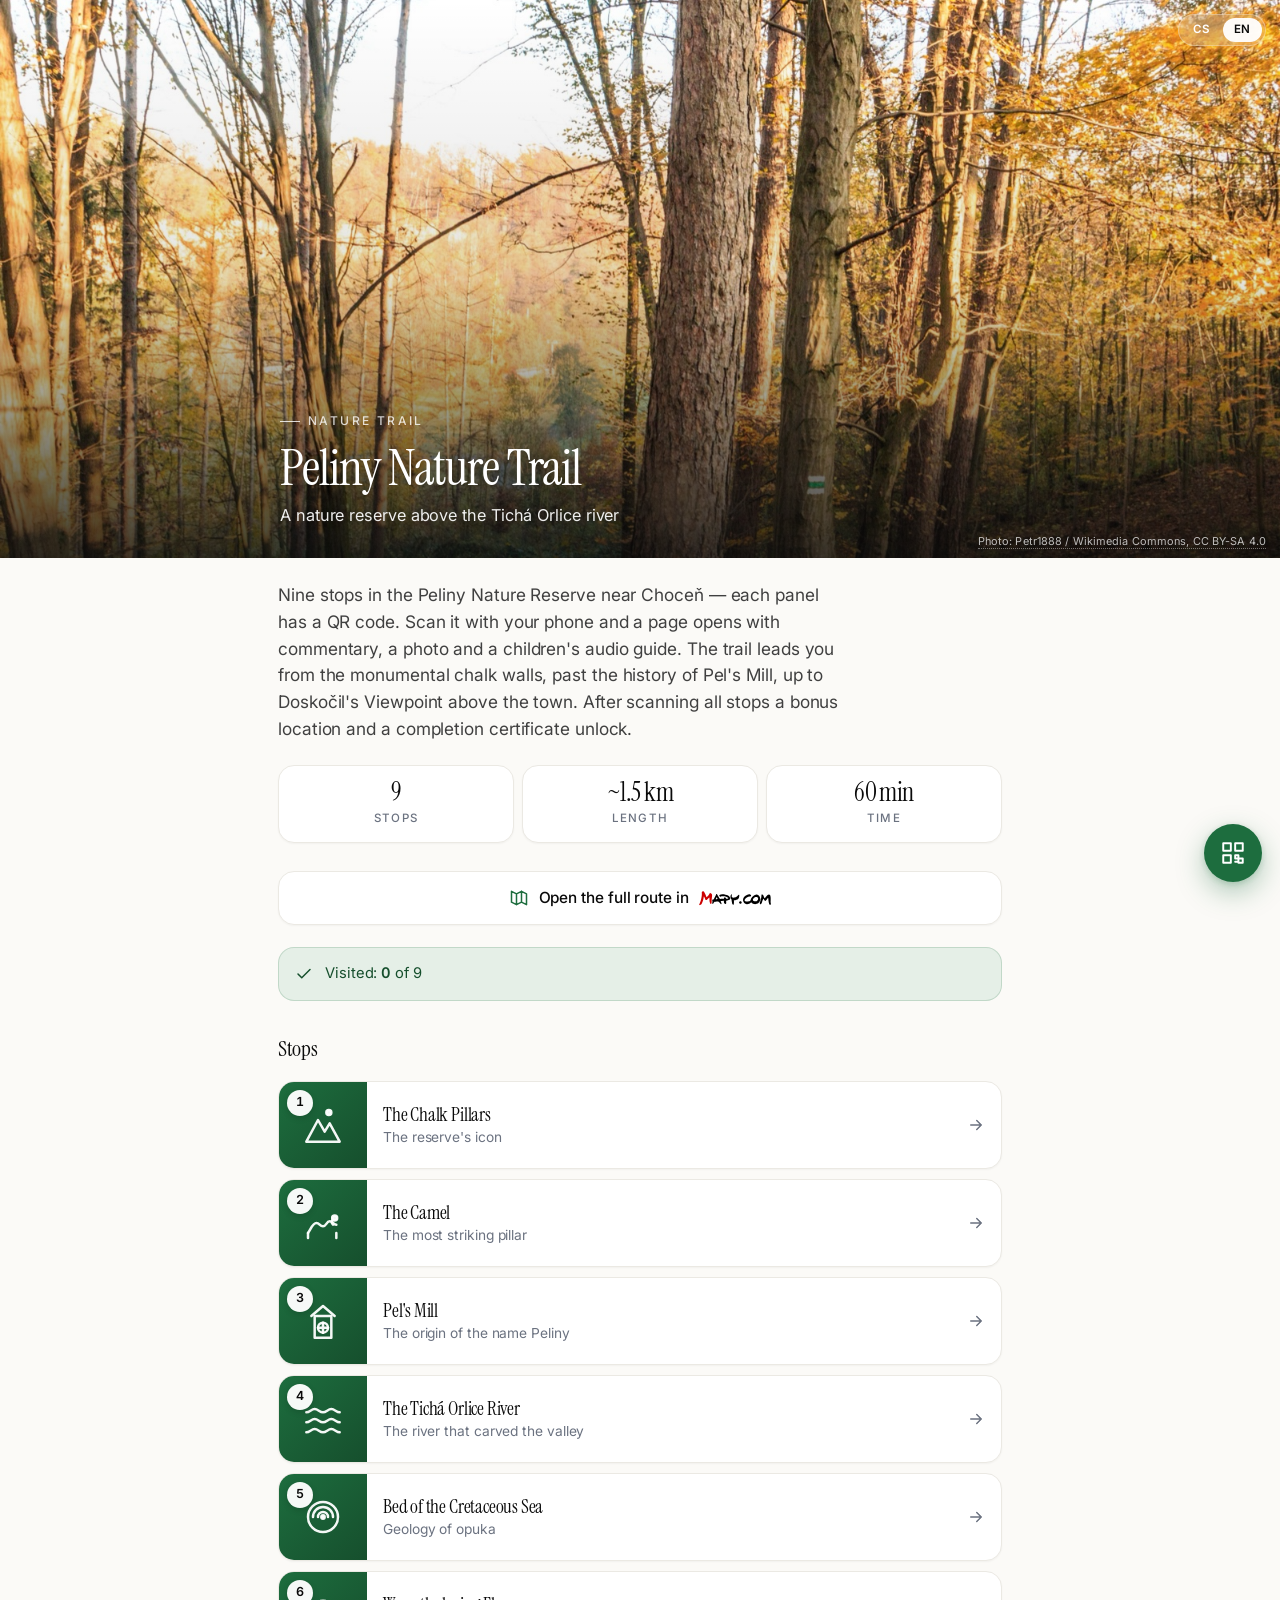
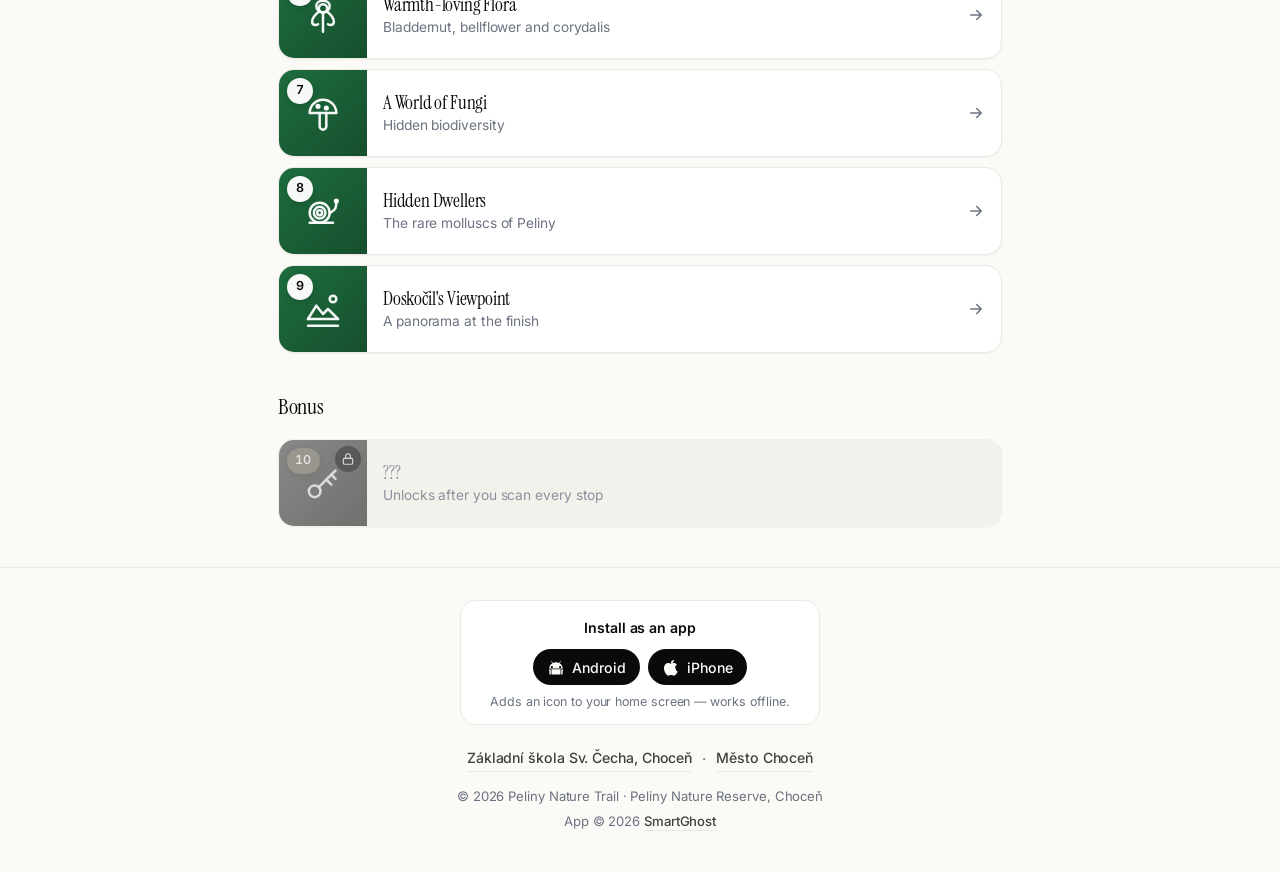
<file: index.html>
<!DOCTYPE html>
<html lang="cs">
<head>
  <meta charset="UTF-8">
  <meta name="viewport" content="width=device-width, initial-scale=1, viewport-fit=cover">
  <meta name="theme-color" content="#1d6d3e">
  <meta name="description" content="Naučná stezka Peliny — přírodní rezervace nad Tichou Orlicí v Chocni. Deset zastavení s audio průvodcem.">
  <title>Naučná stezka Peliny</title>

  <link rel="preconnect" href="https://fonts.googleapis.com">
  <link rel="preconnect" href="https://fonts.gstatic.com" crossorigin>
  <link href="https://fonts.googleapis.com/css2?family=Inter:wght@400;500;600;700&family=Instrument+Serif&display=swap" rel="stylesheet">

  <link rel="icon" type="image/svg+xml" href="favicon.svg">
  <link rel="icon" type="image/x-icon" href="favicon.ico" sizes="any">
  <link rel="manifest" href="manifest.json">
  <link rel="apple-touch-icon" href="assets/icons/apple-touch-icon.png">
  <meta name="apple-mobile-web-app-capable" content="yes">
  <meta name="apple-mobile-web-app-status-bar-style" content="default">
  <meta name="apple-mobile-web-app-title" content="Peliny">

  <link rel="stylesheet" href="assets/css/style.css">
  <script src="assets/js/app.js" defer></script>
</head>
<body>

  <header class="hero" id="hero">
    <img class="hero__image" id="heroImage" alt="" aria-hidden="true">
    <div class="hero__overlay"></div>
    <nav class="lang-switch lang-switch--hero" id="langSwitch"></nav>
    <div class="hero__credit" id="heroCredit"></div>
    <div class="hero__content">
      <span class="hero__eyebrow" id="heroEyebrow">Naučná stezka</span>
      <h1 class="hero__title" id="heroTitle">…</h1>
      <p class="hero__subtitle" id="heroSubtitle"></p>
    </div>
  </header>

  <main>
    <p class="intro" id="intro"></p>

    <ul class="stats" id="stats"></ul>

    <a class="trail-map-cta" id="trailMapCta" href="#" target="_blank" rel="noopener" hidden>
      <svg aria-hidden="true" viewBox="0 0 24 24" fill="none" stroke="currentColor" stroke-width="1.8" stroke-linecap="round" stroke-linejoin="round">
        <path d="m9 20-6-3V4l6 3m0 13 6-3m-6 3V7m6 10 6 3V7l-6-3m0 13V4m0 0-6 3"/>
      </svg>
      <span id="trailMapCtaLabel">Otevřít celou trasu v Mapy.com</span>
      <img class="trail-map-cta__logo" src="assets/images/mapy-com-logo.svg" alt="Mapy.com" height="16">
    </a>

    <div class="progress-banner" id="progressBanner" hidden>
      <svg width="18" height="18" viewBox="0 0 24 24" fill="none" stroke="currentColor" stroke-width="2" stroke-linecap="round" stroke-linejoin="round" aria-hidden="true"><path d="M20 6 9 17l-5-5"/></svg>
      <span><span id="visitedLabel">Navštíveno</span>: <span class="progress-banner__count" id="progressCount">0</span> <span id="progressOf">z</span> <span id="progressTotal">10</span></span>
    </div>

    <section id="completionSection" hidden></section>

    <h2 class="section-heading" id="sectionHeading">Zastavení</h2>

    <ul class="stations" id="stations">
      <li class="loading"><span class="spinner"></span> <span id="loadingText">Načítám…</span></li>
    </ul>

    <section id="bonusSection" hidden>
      <h2 class="section-heading section-heading--bonus">
        <span id="bonusSectionHeading">Bonus</span>
      </h2>
      <ul class="stations" id="bonusStations"></ul>
    </section>
  </main>

  <button class="fab-scan" id="fabScan" type="button" aria-label="Naskenovat QR">
    <svg aria-hidden="true" viewBox="0 0 24 24" fill="none" stroke="currentColor" stroke-width="1.8" stroke-linecap="round" stroke-linejoin="round">
      <rect x="3" y="3" width="7" height="7"/>
      <rect x="14" y="3" width="7" height="7"/>
      <rect x="3" y="14" width="7" height="7"/>
      <path d="M14 14h3v3h-3zM17 17h4v4h-4zM14 20h3"/>
    </svg>
    <span class="fab-scan__label" id="fabScanLabel">Naskenovat QR</span>
  </button>

  <footer class="site-footer" id="footer"></footer>

  <!-- Inline SVG icon library -->
  <svg style="position:absolute;width:0;height:0;overflow:hidden" aria-hidden="true">
    <defs>
      <symbol id="icon-sign" viewBox="0 0 24 24" fill="none" stroke="currentColor" stroke-width="1.5" stroke-linecap="round" stroke-linejoin="round"><path d="M12 22V8"/><rect x="4" y="3" width="16" height="5" rx="1"/><path d="M8 6h.01M12 6h.01M16 6h.01"/><path d="M12 22h5l-2-3 2-3h-5"/></symbol>
      <symbol id="icon-mountain" viewBox="0 0 24 24" fill="none" stroke="currentColor" stroke-width="1.5" stroke-linecap="round" stroke-linejoin="round"><path d="m2 22 7-13 4 7 3-5 6 11H2z"/><circle cx="15.5" cy="4.5" r="1.5" fill="currentColor"/></symbol>
      <symbol id="icon-camel" viewBox="0 0 24 24" fill="none" stroke="currentColor" stroke-width="1.5" stroke-linecap="round" stroke-linejoin="round"><path d="M3 18c2-3 3-6 5-6s2 2 4 2 2-3 4-3 2 2 4 2"/><path d="M3 18v3"/><path d="M20 18v3"/><circle cx="19" cy="9" r="1.5" fill="currentColor"/><path d="M18 10c-1 1-1 2 0 3"/></symbol>
      <symbol id="icon-mill" viewBox="0 0 24 24" fill="none" stroke="currentColor" stroke-width="1.5" stroke-linecap="round" stroke-linejoin="round"><rect x="7" y="9" width="10" height="13"/><path d="m5 9 7-6 7 6"/><circle cx="12" cy="16" r="3"/><path d="M12 13v6M9 16h6"/></symbol>
      <symbol id="icon-water" viewBox="0 0 24 24" fill="none" stroke="currentColor" stroke-width="1.5" stroke-linecap="round" stroke-linejoin="round"><path d="M2 8c2 0 3-2 5-2s3 2 5 2 3-2 5-2 3 2 5 2"/><path d="M2 14c2 0 3-2 5-2s3 2 5 2 3-2 5-2 3 2 5 2"/><path d="M2 20c2 0 3-2 5-2s3 2 5 2 3-2 5-2 3 2 5 2"/></symbol>
      <symbol id="icon-fossil" viewBox="0 0 24 24" fill="none" stroke="currentColor" stroke-width="1.5" stroke-linecap="round" stroke-linejoin="round"><circle cx="12" cy="12" r="9"/><path d="M12 12m-6 0a6 6 0 1 1 12 0"/><path d="M12 12m-3 0a3 3 0 1 1 6 0"/><circle cx="12" cy="12" r="1" fill="currentColor"/></symbol>
      <symbol id="icon-flower" viewBox="0 0 24 24" fill="none" stroke="currentColor" stroke-width="1.5" stroke-linecap="round" stroke-linejoin="round"><circle cx="12" cy="8" r="2.5"/><path d="M12 10.5c-2.5 0-4-2-4-4 0-2 2-3 4-3s4 1 4 3c0 2-1.5 4-4 4z"/><path d="M9.5 10c-2 1.5-4 4-4 6 0 2 2 2.5 3.5 1.5"/><path d="M14.5 10c2 1.5 4 4 4 6 0 2-2 2.5-3.5 1.5"/><path d="M12 11v11"/></symbol>
      <symbol id="icon-mushroom" viewBox="0 0 24 24" fill="none" stroke="currentColor" stroke-width="1.5" stroke-linecap="round" stroke-linejoin="round"><path d="M4 12a8 8 0 1 1 16 0H4z"/><path d="M10 12v8c0 1 1 2 2 2s2-1 2-2v-8"/><circle cx="9" cy="8" r="0.8" fill="currentColor"/><circle cx="14" cy="9" r="0.8" fill="currentColor"/></symbol>
      <symbol id="icon-snail" viewBox="0 0 24 24" fill="none" stroke="currentColor" stroke-width="1.5" stroke-linecap="round" stroke-linejoin="round"><circle cx="10" cy="13" r="6"/><circle cx="10" cy="13" r="3.5"/><circle cx="10" cy="13" r="1.5"/><path d="M16 13c1 0 2-1 3-2s1-3 1-5"/><circle cx="20" cy="6" r="0.8" fill="currentColor"/><path d="M4 19h14"/></symbol>
      <symbol id="icon-bird" viewBox="0 0 24 24" fill="none" stroke="currentColor" stroke-width="1.5" stroke-linecap="round" stroke-linejoin="round"><path d="M16 7c-3 0-6 2-6 6s3 5 3 5-1 3-4 3h10c1 0 3-1 3-3 0-4-3-11-6-11z"/><circle cx="17" cy="8" r="0.7" fill="currentColor"/><path d="M20 9l2-1"/></symbol>
      <symbol id="icon-vista" viewBox="0 0 24 24" fill="none" stroke="currentColor" stroke-width="1.5" stroke-linecap="round" stroke-linejoin="round"><circle cx="18" cy="6" r="2"/><path d="M3 18h18"/><path d="m3 18 5-8 4 5 3-3 6 6"/><path d="M3 22h18"/></symbol>
      <symbol id="icon-key" viewBox="0 0 24 24" fill="none" stroke="currentColor" stroke-width="1.5" stroke-linecap="round" stroke-linejoin="round"><circle cx="7" cy="17" r="3.5"/><path d="m9.5 14.5 10-10"/><path d="m14 10 3 3"/><path d="m17 7 2.5 2.5"/></symbol>
      <symbol id="icon-lock" viewBox="0 0 24 24" fill="none" stroke="currentColor" stroke-width="2" stroke-linecap="round" stroke-linejoin="round"><rect x="4" y="11" width="16" height="10" rx="2"/><path d="M8 11V7a4 4 0 1 1 8 0v4"/></symbol>
      <symbol id="icon-award" viewBox="0 0 24 24" fill="none" stroke="currentColor" stroke-width="1.5" stroke-linecap="round" stroke-linejoin="round"><circle cx="12" cy="9" r="6"/><path d="m9 15-2 7 5-3 5 3-2-7"/></symbol>
      <symbol id="icon-check" viewBox="0 0 24 24" fill="none" stroke="currentColor" stroke-width="2" stroke-linecap="round" stroke-linejoin="round"><path d="M20 6 9 17l-5-5"/></symbol>
      <symbol id="icon-arrow" viewBox="0 0 24 24" fill="none" stroke="currentColor" stroke-width="2" stroke-linecap="round" stroke-linejoin="round"><path d="M5 12h14M13 6l6 6-6 6"/></symbol>
      <symbol id="icon-sparkle" viewBox="0 0 24 24" fill="none" stroke="currentColor" stroke-width="1.5" stroke-linecap="round" stroke-linejoin="round"><path d="M12 3v4M12 17v4M3 12h4M17 12h4M6 6l2 2M16 16l2 2M6 18l2-2M16 8l2-2"/></symbol>
    </defs>
  </svg>

  <script>
  window.addEventListener('DOMContentLoaded', async () => {
    const App = window.PelinyApp;
    const lang = App.detectLang();
    document.documentElement.lang = lang;

    App.renderLangSwitch(document.getElementById('langSwitch'), lang, 'hero');
    App.renderFooter(document.getElementById('footer'), lang);

    const fab = document.getElementById('fabScan');
    if (fab) {
      fab.setAttribute('aria-label', App.t(lang, 'scanQrBtn'));
      document.getElementById('fabScanLabel').textContent = App.t(lang, 'scanQrBtn');
      fab.addEventListener('click', () => App.openScanner(lang));
    }

    document.getElementById('loadingText').textContent = App.t(lang, 'loading');
    document.getElementById('sectionHeading').textContent = App.t(lang, 'stationsHeading');
    document.getElementById('visitedLabel').textContent = App.t(lang, 'visitedLabel');
    document.getElementById('progressOf').textContent = App.t(lang, 'of');
    document.getElementById('bonusSectionHeading').textContent = App.t(lang, 'bonusSectionHeading');

    const list = document.getElementById('stations');
    const bonusSection = document.getElementById('bonusSection');
    const bonusList = document.getElementById('bonusStations');
    const completionSection = document.getElementById('completionSection');
    const hero = document.getElementById('hero');
    const heroImage = document.getElementById('heroImage');
    const heroEyebrow = document.getElementById('heroEyebrow');
    const heroTitle = document.getElementById('heroTitle');
    const heroSubtitle = document.getElementById('heroSubtitle');
    const intro = document.getElementById('intro');
    const stats = document.getElementById('stats');
    const banner = document.getElementById('progressBanner');
    const bannerCount = document.getElementById('progressCount');
    const bannerTotal = document.getElementById('progressTotal');
    const heroCredit = document.getElementById('heroCredit');

    try {
      const res = await fetch(App.dataFileUrl(lang), { cache: 'no-cache' });
      if (!res.ok) throw new Error('HTTP ' + res.status);
      const data = await res.json();
      const meta = data.meta || {};
      const { main, bonus } = App.splitStations(data.stations || []);
      const visited = App.getVisited();
      const allDone = App.isMainCompleted(data.stations, visited);

      document.title = meta.title || 'Peliny';
      heroEyebrow.textContent = lang === 'cs' ? 'Naučná stezka' : 'Nature trail';
      heroTitle.textContent = meta.title || '';
      heroSubtitle.textContent = meta.subtitle || '';
      if (meta.heroImage) heroImage.src = meta.heroImage;
      else hero.style.display = 'none';

      if (meta.trailMapUrl) {
        const cta = document.getElementById('trailMapCta');
        cta.href = meta.trailMapUrl;
        document.getElementById('trailMapCtaLabel').textContent = App.t(lang, 'openTrailOnMap');
        cta.hidden = false;
      }

      if (meta.heroCredit) {
        heroCredit.innerHTML = meta.heroCreditUrl
          ? '<a href="' + App.escapeHtml(meta.heroCreditUrl) + '" target="_blank" rel="noopener">' + App.escapeHtml(meta.heroCredit) + '</a>'
          : App.escapeHtml(meta.heroCredit);
      }
      intro.textContent = meta.intro || '';

      stats.innerHTML = '';
      (meta.stats || []).forEach(s => {
        const li = document.createElement('li');
        li.innerHTML = '<span class="stats__value">' + App.escapeHtml(s.value) + '</span>' +
                       '<span class="stats__label">' + App.escapeHtml(s.label) + '</span>';
        stats.appendChild(li);
      });

      // Visited banner
      bannerTotal.textContent = main.length;
      const n = main.filter(s => visited.has(s.id)).length;
      bannerCount.textContent = n;
      if (n > 0 && !allDone) banner.hidden = false;

      // Completion card
      if (allDone) {
        completionSection.hidden = false;
        const langQS = new URLSearchParams(location.search).get('lang') ? ('?lang=' + lang) : '';
        completionSection.innerHTML =
          '<div class="completion-card">' +
            '<div class="completion-card__eyebrow">' +
              '<svg width="14" height="14" viewBox="0 0 24 24" fill="currentColor" aria-hidden="true"><path d="M12 2l2.4 7.2h7.6l-6.2 4.5 2.4 7.3L12 16.6 5.8 21l2.4-7.3L2 9.2h7.6z"/></svg>' +
              '10 / 10' +
            '</div>' +
            '<h3 class="completion-card__title">' + App.escapeHtml(App.t(lang, 'completionTitle')) + '</h3>' +
            '<p class="completion-card__text">' + App.escapeHtml(App.t(lang, 'completionSubtitle')) + '</p>' +
            '<div class="completion-card__actions">' +
              '<a class="btn btn--primary" href="certifikat/' + langQS + '">' +
                '<svg aria-hidden="true"><use href="#icon-award"/></svg>' +
                '<span>' + App.escapeHtml(App.t(lang, 'certificateCta')) + '</span>' +
              '</a>' +
              (bonus[0] ? '<a class="btn btn--secondary" href="stanoviste/?id=' + encodeURIComponent(bonus[0].id) + (langQS ? '&lang=' + lang : '') + '">' +
                '<svg aria-hidden="true"><use href="#icon-key"/></svg>' +
                '<span>' + App.escapeHtml(App.t(lang, 'bonusCta')) + '</span>' +
              '</a>' : '') +
            '</div>' +
            '<button class="completion-card__reset" id="startOverBtn" type="button">' +
              App.escapeHtml(App.t(lang, 'startOver')) +
            '</button>' +
          '</div>';

        const startOverBtn = document.getElementById('startOverBtn');
        if (startOverBtn) {
          startOverBtn.title = App.t(lang, 'startOverHint');
          startOverBtn.addEventListener('click', () => {
            if (confirm(App.t(lang, 'startOverConfirm'))) {
              App.clearVisited();
              location.reload();
            }
          });
        }
      }

      // Main list
      list.innerHTML = '';
      main.forEach(s => list.appendChild(renderCard(s, visited.has(s.id), false, false)));

      // Bonus section: always visible, locked or unlocked
      if (bonus.length) {
        bonusSection.hidden = false;
        bonusList.innerHTML = '';
        bonus.forEach(s => bonusList.appendChild(renderCard(s, visited.has(s.id), true, !allDone)));

        // Intercept locked bonus clicks → show progress toast
        if (!allDone) {
          const visitedCount = main.filter(st => visited.has(st.id)).length;
          bonusList.querySelectorAll('.station-link--locked').forEach(a => {
            a.addEventListener('click', (e) => {
              e.preventDefault();
              App.showToast(
                App.t(lang, 'bonusLockedToast', { visited: visitedCount, total: main.length }),
                'warn'
              );
            });
          });
        }
      }

    } catch (e) {
      list.innerHTML = '<li class="error">' + App.escapeHtml(App.t(lang, 'loadError')) + '</li>';
      console.error(e);
    }

    function renderCard(s, isVisited, isBonus, isLocked) {
      const li = document.createElement('li');
      const langQS = new URLSearchParams(location.search).get('lang') ? ('&lang=' + lang) : '';

      // Always use pictogram on the list — photos are reserved for station detail
      const iconHtml = '<div class="station-link__thumb station-link__thumb--icon"><svg aria-hidden="true"><use href="#icon-' + App.escapeHtml(s.icon || 'sign') + '"/></svg>';

      const num = isVisited
        ? '<span class="station-link__num"><svg aria-hidden="true"><use href="#icon-check"/></svg></span>'
        : '<span class="station-link__num">' + s.order + '</span>';
      const lockBadge = isLocked ? '<span class="station-link__lock"><svg aria-hidden="true"><use href="#icon-lock"/></svg></span>' : '';

      const title = isLocked ? App.t(lang, 'bonusLockedTitle') : App.escapeHtml(s.title);
      const subtitle = isLocked
        ? App.escapeHtml(App.t(lang, 'bonusLockedSubtitle'))
        : App.escapeHtml(s.subtitle || '');

      const classes = ['station-link'];
      if (isVisited) classes.push('is-visited');
      if (isBonus) classes.push('station-link--bonus');
      if (isLocked) classes.push('station-link--locked');

      const href = isLocked
        ? '#'
        : 'stanoviste/?id=' + encodeURIComponent(s.id) + (langQS.replace('&','?'));
      // Fix the href querystring
      const href2 = isLocked
        ? '#'
        : 'stanoviste/?id=' + encodeURIComponent(s.id) + langQS;

      const badge = isBonus && !isLocked
        ? '<span class="station-link__badge"><svg aria-hidden="true"><use href="#icon-sparkle"/></svg>' + App.escapeHtml(App.t(lang, 'bonusUnlockedBadge')) + '</span>'
        : '';

      li.innerHTML =
        '<a class="' + classes.join(' ') + '" href="' + href2 + '"' + (isLocked ? ' aria-disabled="true"' : '') + '>' +
          iconHtml + num + lockBadge + '</div>' +
          '<div class="station-link__body">' +
            '<h3 class="station-link__title">' + title + '</h3>' +
            '<p class="station-link__subtitle">' + subtitle + '</p>' +
            badge +
          '</div>' +
          (isLocked ? '' : '<span class="station-link__arrow" aria-hidden="true"><svg><use href="#icon-arrow"/></svg></span>') +
        '</a>';
      return li;
    }
  });
  </script>
</body>
</html>
</file>
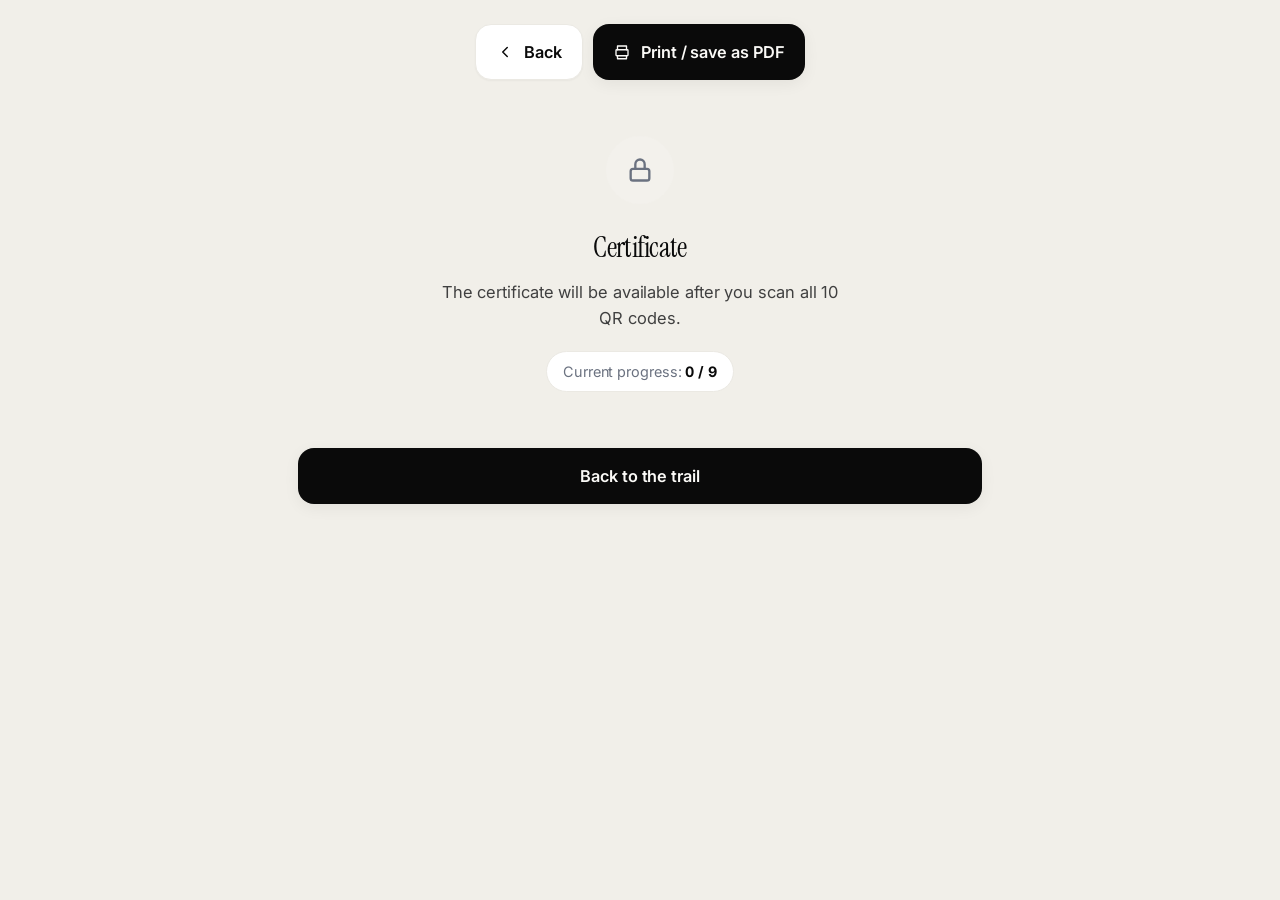
<file: certifikat/index.html>
<!DOCTYPE html>
<html lang="cs">
<head>
  <meta charset="UTF-8">
  <meta name="viewport" content="width=device-width, initial-scale=1, viewport-fit=cover">
  <meta name="theme-color" content="#1d6d3e">
  <title>Certifikát – Naučná stezka Peliny</title>

  <link rel="preconnect" href="https://fonts.googleapis.com">
  <link rel="preconnect" href="https://fonts.gstatic.com" crossorigin>
  <link href="https://fonts.googleapis.com/css2?family=Inter:wght@400;500;600;700&family=Instrument+Serif&display=swap" rel="stylesheet">

  <link rel="icon" type="image/svg+xml" href="../favicon.svg">
  <link rel="icon" type="image/x-icon" href="../favicon.ico" sizes="any">
  <link rel="manifest" href="../manifest.json">
  <link rel="apple-touch-icon" href="../assets/icons/apple-touch-icon.png">
  <meta name="apple-mobile-web-app-capable" content="yes">
  <meta name="apple-mobile-web-app-status-bar-style" content="default">
  <meta name="apple-mobile-web-app-title" content="Peliny">

  <link rel="stylesheet" href="../assets/css/style.css">
  <script src="../assets/js/app.js" defer></script>
</head>
<body class="cert-page">

  <div class="cert-actions">
    <a class="btn btn--secondary" id="backLink" href="../">
      <svg width="18" height="18" viewBox="0 0 24 24" fill="none" stroke="currentColor" stroke-width="2" stroke-linecap="round" stroke-linejoin="round" aria-hidden="true"><path d="m15 18-6-6 6-6"/></svg>
      <span id="backLabel">Zpět</span>
    </a>
    <button class="btn btn--primary" id="printBtn" type="button" hidden>
      <svg width="18" height="18" viewBox="0 0 24 24" fill="none" stroke="currentColor" stroke-width="1.8" stroke-linecap="round" stroke-linejoin="round" aria-hidden="true"><path d="M6 9V4h12v5"/><rect x="4" y="9" width="16" height="8" rx="1"/><path d="M6 17v4h12v-4"/></svg>
      <span id="printLabel">Vytisknout</span>
    </button>
  </div>

  <main id="certRoot">
    <p class="loading" id="loadingText"><span class="spinner"></span> Načítám…</p>
  </main>

  <script>
  window.addEventListener('DOMContentLoaded', async () => {
    const App = window.PelinyApp;
    const lang = App.detectLang();
    document.documentElement.lang = lang;
    document.title = App.t(lang, 'certificateTitle') + ' – Peliny';

    document.getElementById('backLabel').textContent = (lang === 'cs' ? 'Zpět' : 'Back');
    document.getElementById('printLabel').textContent = App.t(lang, 'certificatePrint');

    const root = document.getElementById('certRoot');

    try {
      const res = await fetch(App.dataFileUrl(lang, '../'), { cache: 'no-cache' });
      const data = await res.json();
      const allStations = data.stations || [];
      const { main } = App.splitStations(allStations);
      const visited = App.getVisited();
      const done = App.isMainCompleted(allStations, visited);

      if (!done) {
        const visitedCount = main.filter(s => visited.has(s.id)).length;
        root.innerHTML =
          '<div class="locked-screen">' +
            '<div class="locked-screen__icon">' +
              '<svg aria-hidden="true"><use href="#icon-lock"/></svg>' +
            '</div>' +
            '<h1 class="locked-screen__title">' + App.escapeHtml(App.t(lang, 'certificateTitle')) + '</h1>' +
            '<p class="locked-screen__text">' + App.escapeHtml(App.t(lang, 'certificateLocked')) + '</p>' +
            '<div class="locked-screen__progress">' +
              App.escapeHtml(App.t(lang, 'bonusLockedProgress')) + ': <b>' + visitedCount + ' / ' + main.length + '</b>' +
            '</div>' +
            '<div class="actions">' +
              '<a class="btn btn--primary" href="../?lang=' + lang + '">' +
                '<span>' + App.escapeHtml(App.t(lang, 'backToTrail')) + '</span>' +
              '</a>' +
            '</div>' +
          '</div>';
        return;
      }

      document.getElementById('printBtn').hidden = false;

      const name = App.getName();
      const today = new Date();
      const dateStr = today.toLocaleDateString(lang === 'en' ? 'en-GB' : 'cs-CZ', {
        day: 'numeric', month: 'long', year: 'numeric'
      });

      root.innerHTML =
        '<div class="cert" role="document">' +
          '<div class="cert__frame">' +
            '<div class="cert__eyebrow">' + App.escapeHtml(App.t(lang, 'certificateEyebrow')) + '</div>' +
            '<h1 class="cert__title">' + App.escapeHtml(App.t(lang, 'certificateTitle')) + '</h1>' +
            '<p class="cert__body">' + App.escapeHtml(App.t(lang, 'certificateBody1')) + '</p>' +
            '<div class="cert__name" id="certNameWrap">' +
              '<input class="cert__name-input" id="certNameInput" type="text" placeholder="' +
                App.escapeHtml(App.t(lang, 'certificateNamePlaceholder')) + '" value="' + App.escapeHtml(name) + '" autocomplete="name" maxlength="60">' +
            '</div>' +
            '<p class="cert__body">' + App.escapeHtml(App.t(lang, 'certificateBody2')) + '</p>' +
            '<ul class="cert__stations">' +
              main.map(s => '<li>' + App.escapeHtml(s.title) + '</li>').join('') +
            '</ul>' +
            '<div class="cert__meta">' +
              '<div class="cert__meta-item">' + App.escapeHtml(App.t(lang, 'certificateDate')) +
                '<b>' + dateStr + '</b></div>' +
              '<div class="cert__meta-item">' + (lang === 'cs' ? 'Místo' : 'Place') +
                '<b>' + App.escapeHtml(App.t(lang, 'certificatePlace')) + '</b></div>' +
            '</div>' +
          '</div>' +
        '</div>';

      const input = document.getElementById('certNameInput');
      input.addEventListener('input', () => App.setName(input.value));
      input.addEventListener('blur', () => App.setName(input.value));

      document.getElementById('printBtn').addEventListener('click', () => {
        App.setName(input.value);
        window.print();
      });
    } catch (e) {
      root.innerHTML = '<p class="error">' + App.escapeHtml(App.t(lang, 'loadError')) + '</p>';
      console.error(e);
    }
  });
  </script>

  <!-- SVG sprite (minimal for certificate page) -->
  <svg style="position:absolute;width:0;height:0;overflow:hidden" aria-hidden="true">
    <defs>
      <symbol id="icon-lock" viewBox="0 0 24 24" fill="none" stroke="currentColor" stroke-width="2" stroke-linecap="round" stroke-linejoin="round"><rect x="4" y="11" width="16" height="10" rx="2"/><path d="M8 11V7a4 4 0 1 1 8 0v4"/></symbol>
    </defs>
  </svg>
</body>
</html>
</file>
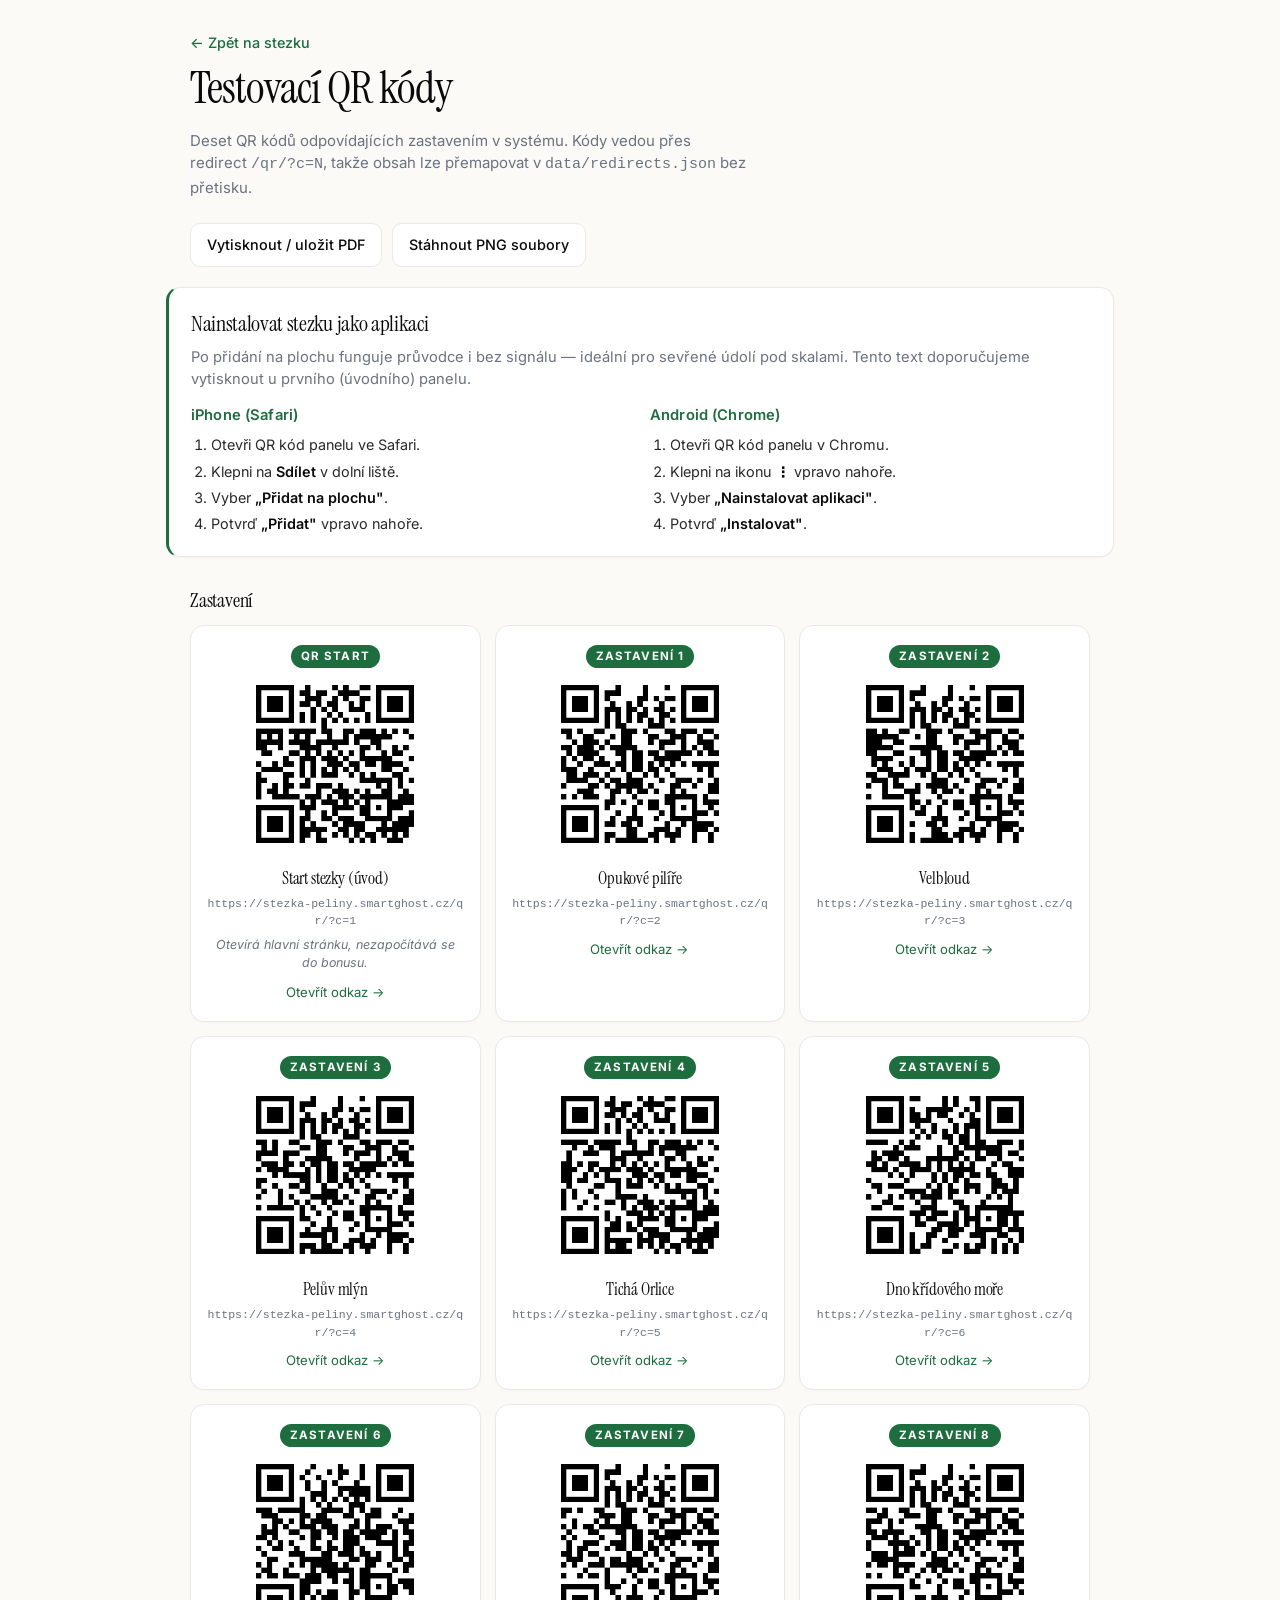
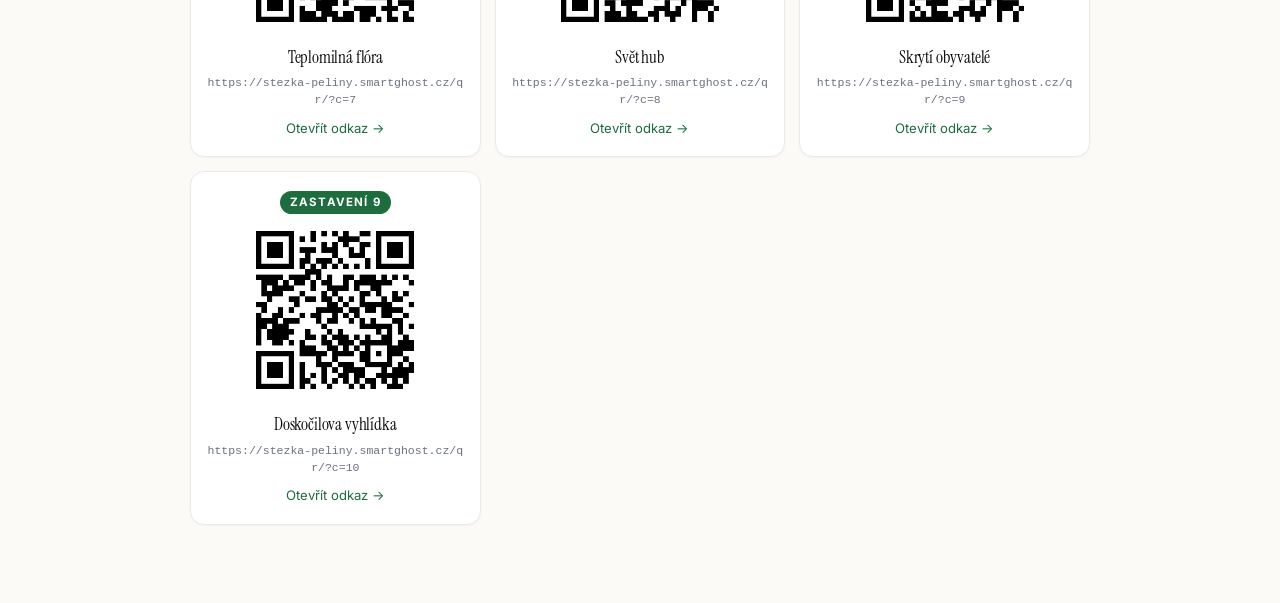
<file: qr-codes/index.html>
<!DOCTYPE html>
<html lang="cs">
<head>
  <meta charset="UTF-8">
  <meta name="viewport" content="width=device-width, initial-scale=1">
  <meta name="theme-color" content="#1d6d3e">
  <title>QR kódy — Naučná stezka Peliny</title>
  <link rel="icon" type="image/svg+xml" href="../favicon.svg">
  <link rel="icon" type="image/x-icon" href="../favicon.ico" sizes="any">

  <link rel="preconnect" href="https://fonts.googleapis.com">
  <link rel="preconnect" href="https://fonts.gstatic.com" crossorigin>
  <link href="https://fonts.googleapis.com/css2?family=Inter:wght@400;500;600;700&family=Instrument+Serif&display=swap" rel="stylesheet">

  <style>
    :root {
      --fg: #0a0a0a;
      --muted: #6b7280;
      --hairline: #ebe9e3;
      --accent: #1d6d3e;
      --bg: #fbfaf7;
      --font-sans: "Inter", system-ui, sans-serif;
      --font-serif: "Instrument Serif", ui-serif, Georgia, serif;
    }
    body {
      margin: 0;
      font-family: var(--font-sans);
      color: var(--fg);
      background: var(--bg);
      padding: 32px 20px 80px;
      font-size: 15px;
      line-height: 1.5;
    }
    header {
      max-width: 900px;
      margin: 0 auto 24px;
    }
    h1 {
      font-family: var(--font-serif);
      font-size: clamp(2rem, 6vw, 2.8rem);
      font-weight: 400;
      letter-spacing: -0.02em;
      margin: 0 0 8px;
    }
    .intro {
      color: var(--muted);
      margin: 0 0 16px;
      max-width: 62ch;
    }
    .back-link {
      color: var(--accent);
      text-decoration: none;
      font-weight: 500;
      font-size: 0.9rem;
    }
    .grid {
      max-width: 900px;
      margin: 0 auto;
      display: grid;
      grid-template-columns: repeat(auto-fill, minmax(220px, 1fr));
      gap: 14px;
    }
    .card {
      background: #fff;
      border: 1px solid var(--hairline);
      border-radius: 14px;
      padding: 18px 16px 14px;
      text-align: center;
      box-shadow: 0 1px 2px rgba(0, 0, 0, 0.03);
    }
    .card img {
      width: 100%;
      max-width: 180px;
      height: auto;
      display: block;
      margin: 0 auto 12px;
    }
    .card__num {
      display: inline-block;
      background: var(--accent);
      color: #fff;
      font-size: 0.72rem;
      font-weight: 700;
      letter-spacing: 0.1em;
      text-transform: uppercase;
      padding: 3px 10px;
      border-radius: 999px;
      margin-bottom: 6px;
    }
    .card__title {
      font-family: var(--font-serif);
      font-size: 1.05rem;
      font-weight: 400;
      margin: 0 0 4px;
      letter-spacing: -0.01em;
    }
    .card__url {
      font-size: 0.72rem;
      color: var(--muted);
      word-break: break-all;
      font-family: ui-monospace, menlo, monospace;
      margin: 0 0 6px;
    }
    .card__note {
      font-size: 0.78rem;
      color: var(--muted);
      font-style: italic;
      margin: 4px 0 6px;
    }
    .card__link {
      font-size: 0.82rem;
      color: var(--accent);
      text-decoration: none;
      display: inline-block;
      padding: 4px 0;
    }
    .card__link:hover {
      text-decoration: underline;
    }
    .toolbar {
      max-width: 900px;
      margin: 0 auto 20px;
      display: flex;
      gap: 10px;
      flex-wrap: wrap;
    }
    .btn {
      display: inline-flex;
      align-items: center;
      gap: 6px;
      padding: 10px 16px;
      background: #fff;
      color: var(--fg);
      border: 1px solid var(--hairline);
      border-radius: 10px;
      font-family: inherit;
      font-size: 0.9rem;
      font-weight: 500;
      cursor: pointer;
      text-decoration: none;
    }
    .btn:hover { border-color: var(--muted); }

    .install-block {
      max-width: 900px;
      margin: 0 auto 28px;
      padding: 20px 22px 18px;
      background: #fff;
      border: 1px solid var(--hairline);
      border-left: 3px solid var(--accent);
      border-radius: 14px;
      box-shadow: 0 1px 2px rgba(0, 0, 0, 0.03);
      break-inside: avoid;
    }
    .install-block__title {
      font-family: var(--font-serif);
      font-size: 1.35rem;
      font-weight: 400;
      margin: 0 0 6px;
      letter-spacing: -0.015em;
    }
    .install-block__lead {
      margin: 0 0 14px;
      color: var(--muted);
      font-size: 0.92rem;
      line-height: 1.5;
    }
    .install-block__cols {
      display: grid;
      grid-template-columns: 1fr 1fr;
      gap: 18px;
    }
    .install-block__col h3 {
      font-size: 0.92rem;
      font-weight: 600;
      margin: 0 0 6px;
      color: var(--accent);
      letter-spacing: 0.01em;
    }
    .install-block__col ol {
      margin: 0;
      padding-left: 20px;
      font-size: 0.9rem;
      line-height: 1.55;
      color: #2a2a2a;
    }
    .install-block__col ol li { padding: 2px 0; }
    .install-block__col b { font-weight: 600; color: #0a0a0a; }

    .section-title {
      max-width: 900px;
      margin: 0 auto 10px;
      font-family: var(--font-serif);
      font-size: 1.25rem;
      font-weight: 400;
      letter-spacing: -0.01em;
    }

    @media (max-width: 560px) {
      .install-block__cols { grid-template-columns: 1fr; gap: 14px; }
    }

    @media print {
      body { background: #fff; padding: 8mm; }
      header, .toolbar, .back-link { display: none; }
      .grid { gap: 8px; grid-template-columns: repeat(3, 1fr); }
      .card { border: 1px solid #ccc; padding: 10px; box-shadow: none; break-inside: avoid; }
      .install-block { box-shadow: none; page-break-after: avoid; }
      .section-title { page-break-before: auto; }
      @page { margin: 10mm; }
    }
  </style>
</head>
<body>
  <header>
    <a class="back-link" href="../">&larr; Zpět na stezku</a>
    <h1>Testovací QR kódy</h1>
    <p class="intro">
      Deset QR kódů odpovídajících zastavením v systému. Kódy vedou přes redirect <code>/qr/?c=N</code>, takže obsah lze přemapovat v <code>data/redirects.json</code> bez přetisku.
    </p>
  </header>

  <div class="toolbar">
    <button class="btn" onclick="window.print()">Vytisknout / uložit PDF</button>
    <a class="btn" href="./png/" download>Stáhnout PNG soubory</a>
  </div>

  <section class="install-block" aria-label="Instalace jako aplikace">
    <h2 class="install-block__title">Nainstalovat stezku jako aplikaci</h2>
    <p class="install-block__lead">
      Po přidání na plochu funguje průvodce i bez signálu — ideální pro sevřené údolí pod skalami. Tento text doporučujeme vytisknout u prvního (úvodního) panelu.
    </p>

    <div class="install-block__cols">
      <div class="install-block__col">
        <h3 class="install-block__platform">iPhone (Safari)</h3>
        <ol>
          <li>Otevři QR kód panelu ve Safari.</li>
          <li>Klepni na <b>Sdílet</b> v dolní liště.</li>
          <li>Vyber <b>„Přidat na plochu"</b>.</li>
          <li>Potvrď <b>„Přidat"</b> vpravo nahoře.</li>
        </ol>
      </div>
      <div class="install-block__col">
        <h3 class="install-block__platform">Android (Chrome)</h3>
        <ol>
          <li>Otevři QR kód panelu v Chromu.</li>
          <li>Klepni na ikonu <b>⋮</b> vpravo nahoře.</li>
          <li>Vyber <b>„Nainstalovat aplikaci"</b>.</li>
          <li>Potvrď <b>„Instalovat"</b>.</li>
        </ol>
      </div>
    </div>
  </section>

  <h2 class="section-title">Zastavení</h2>

  <main class="grid" id="grid"></main>

  <script>
    const titles = {
      1:  { id: '__home__',              cs: 'Start stezky (úvod)',        note: 'Otevírá hlavní stránku, nezapočítává se do bonusu.' },
      2:  { id: 'opukove-pilire',        cs: 'Opukové pilíře' },
      3:  { id: 'velbloud',              cs: 'Velbloud' },
      4:  { id: 'pel-mlyn',              cs: 'Pelův mlýn' },
      5:  { id: 'ticha-orlice',          cs: 'Tichá Orlice' },
      6:  { id: 'kridove-more',          cs: 'Dno křídového moře' },
      7:  { id: 'teplomilna-flora',      cs: 'Teplomilná flóra' },
      8:  { id: 'svet-hub',              cs: 'Svět hub' },
      9:  { id: 'zrnovka',               cs: 'Skrytí obyvatelé' },
      10: { id: 'doskocilova-vyhlidka',  cs: 'Doskočilova vyhlídka' }
    };

    const base = 'https://stezka-peliny.smartghost.cz/qr/?c=';
    const grid = document.getElementById('grid');
    for (let i = 1; i <= 10; i++) {
      const url = base + i;
      const card = document.createElement('div');
      card.className = 'card';
      const label = (i === 1) ? 'QR Start' : `Zastavení ${i - 1}`;
      const note = titles[i].note ? `<p class="card__note">${titles[i].note}</p>` : '';
      card.innerHTML = `
        <span class="card__num">${label}</span>
        <img src="png/peliny-${i}.png" alt="QR kód č. ${i}">
        <h3 class="card__title">${titles[i].cs}</h3>
        <p class="card__url">${url}</p>
        ${note}
        <a class="card__link" href="${url}" target="_blank">Otevřít odkaz &rarr;</a>
      `;
      grid.appendChild(card);
    }
  </script>
</body>
</html>
</file>
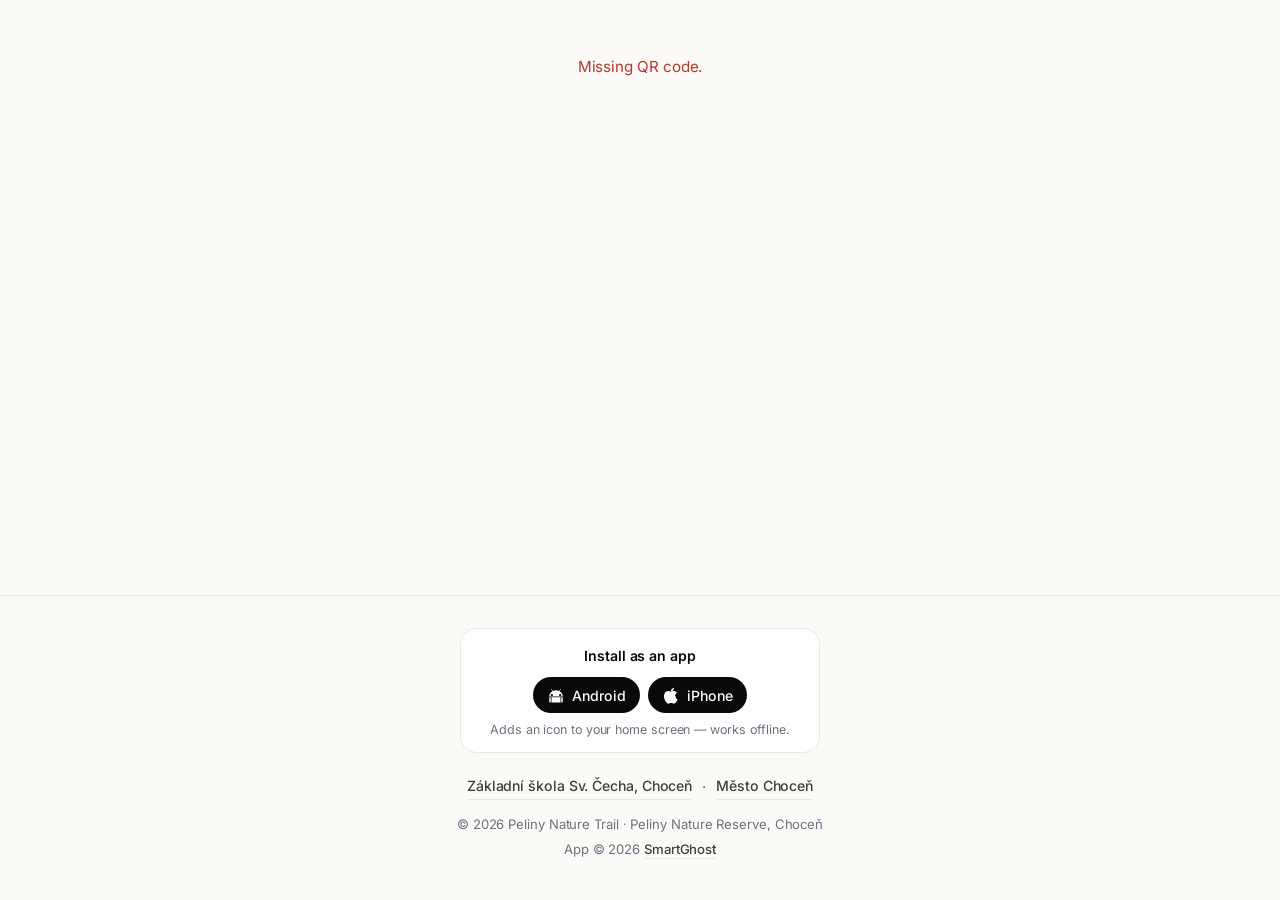
<file: qr/index.html>
<!DOCTYPE html>
<html lang="cs">
<head>
  <meta charset="UTF-8">
  <meta name="viewport" content="width=device-width, initial-scale=1">
  <meta name="theme-color" content="#1d6d3e">
  <title>…</title>

  <link rel="preconnect" href="https://fonts.googleapis.com">
  <link rel="preconnect" href="https://fonts.gstatic.com" crossorigin>
  <link href="https://fonts.googleapis.com/css2?family=Inter:wght@400;500;600;700&family=Instrument+Serif&display=swap" rel="stylesheet">

  <link rel="icon" type="image/svg+xml" href="../favicon.svg">
  <link rel="icon" type="image/x-icon" href="../favicon.ico" sizes="any">
  <link rel="manifest" href="../manifest.json">
  <link rel="apple-touch-icon" href="../assets/icons/apple-touch-icon.png">
  <meta name="apple-mobile-web-app-capable" content="yes">
  <meta name="apple-mobile-web-app-status-bar-style" content="default">
  <meta name="apple-mobile-web-app-title" content="Peliny">

  <link rel="stylesheet" href="../assets/css/style.css">
  <script src="../assets/js/app.js" defer></script>
</head>
<body>
  <main>
    <p class="loading" id="msg"><span class="spinner"></span> …</p>
  </main>

  <footer class="site-footer" id="footer"></footer>

  <script>
  window.addEventListener('DOMContentLoaded', async () => {
    const App = window.PelinyApp;
    const lang = App.detectLang();
    document.documentElement.lang = lang;
    App.renderFooter(document.getElementById('footer'), lang);
    document.title = App.t(lang, 'redirecting');

    const msg = document.getElementById('msg');
    msg.innerHTML = '<span class="spinner"></span> ' + App.escapeHtml(App.t(lang, 'redirecting'));

    const code = new URLSearchParams(location.search).get('c');
    if (!code) {
      msg.className = 'error';
      msg.textContent = App.t(lang, 'qrMissing');
      return;
    }
    try {
      const res = await fetch('../data/redirects.json', { cache: 'no-cache' });
      const { redirects } = await res.json();
      const target = redirects[code];
      if (!target) {
        msg.className = 'error';
        msg.innerHTML = App.t(lang, 'qrNotInSystem', { code: App.escapeHtml(code) }) +
          '<br><a href="../?lang=' + lang + '">' + App.escapeHtml(App.t(lang, 'backToOverview')) + '</a>';
        return;
      }
      if (target === '__home__') {
        // Start QR — just open the home page, don't record anything
        location.replace('../?lang=' + lang);
        return;
      }
      // Regular station — include via=qr so station page marks as visited
      location.replace('../stanoviste/?id=' + encodeURIComponent(target) + '&via=qr&lang=' + lang);
    } catch (e) {
      msg.className = 'error';
      msg.textContent = App.t(lang, 'redirectError');
    }
  });
  </script>
</body>
</html>
</file>
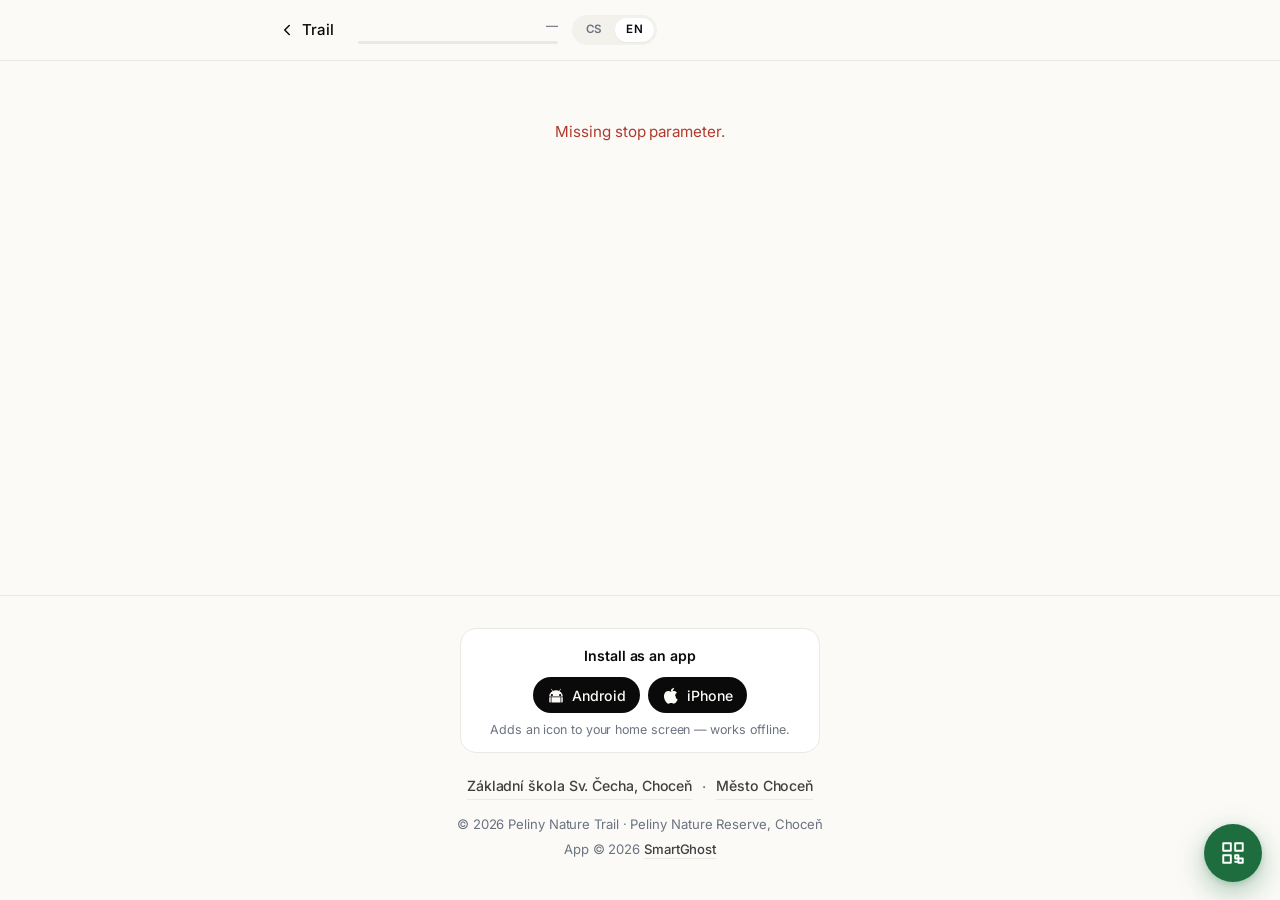
<file: stanoviste/index.html>
<!DOCTYPE html>
<html lang="cs">
<head>
  <meta charset="UTF-8">
  <meta name="viewport" content="width=device-width, initial-scale=1, viewport-fit=cover">
  <meta name="theme-color" content="#1d6d3e">
  <title>Stanoviště – Naučná stezka Peliny</title>

  <link rel="preconnect" href="https://fonts.googleapis.com">
  <link rel="preconnect" href="https://fonts.gstatic.com" crossorigin>
  <link href="https://fonts.googleapis.com/css2?family=Inter:wght@400;500;600;700&family=Instrument+Serif&display=swap" rel="stylesheet">

  <link rel="icon" type="image/svg+xml" href="../favicon.svg">
  <link rel="icon" type="image/x-icon" href="../favicon.ico" sizes="any">
  <link rel="manifest" href="../manifest.json">
  <link rel="apple-touch-icon" href="../assets/icons/apple-touch-icon.png">
  <meta name="apple-mobile-web-app-capable" content="yes">
  <meta name="apple-mobile-web-app-status-bar-style" content="default">
  <meta name="apple-mobile-web-app-title" content="Peliny">

  <link rel="stylesheet" href="../assets/css/style.css">
  <script src="../assets/js/app.js" defer></script>
</head>
<body>

  <div class="topbar">
    <div class="topbar__inner">
      <a class="topbar__back" id="backLink" href="../">
        <svg width="18" height="18" viewBox="0 0 24 24" fill="none" stroke="currentColor" stroke-width="2" stroke-linecap="round" stroke-linejoin="round" aria-hidden="true"><path d="m15 18-6-6 6-6"/></svg>
        <span id="backLabel">Stezka</span>
      </a>
      <div class="topbar__progress" aria-hidden="true">
        <span class="topbar__progress-text" id="progText">—</span>
        <div class="topbar__progress-bar"><div class="topbar__progress-fill" id="progFill" style="width:0%"></div></div>
      </div>
      <nav class="lang-switch lang-switch--topbar" id="langSwitch"></nav>
    </div>
  </div>

  <main>
    <article class="station" id="station">
      <p class="loading"><span class="spinner"></span> <span id="loadingText">Načítám…</span></p>
    </article>
  </main>

  <button class="fab-scan" id="fabScan" type="button" aria-label="Naskenovat QR">
    <svg aria-hidden="true" viewBox="0 0 24 24" fill="none" stroke="currentColor" stroke-width="1.8" stroke-linecap="round" stroke-linejoin="round">
      <rect x="3" y="3" width="7" height="7"/>
      <rect x="14" y="3" width="7" height="7"/>
      <rect x="3" y="14" width="7" height="7"/>
      <path d="M14 14h3v3h-3zM17 17h4v4h-4zM14 20h3"/>
    </svg>
    <span class="fab-scan__label" id="fabScanLabel">Naskenovat QR</span>
  </button>

  <footer class="site-footer" id="footer"></footer>

  <!-- SVG sprite -->
  <svg style="position:absolute;width:0;height:0;overflow:hidden" aria-hidden="true">
    <defs>
      <symbol id="icon-sign" viewBox="0 0 24 24" fill="none" stroke="currentColor" stroke-width="1.5" stroke-linecap="round" stroke-linejoin="round"><path d="M12 22V8"/><rect x="4" y="3" width="16" height="5" rx="1"/><path d="M8 6h.01M12 6h.01M16 6h.01"/><path d="M12 22h5l-2-3 2-3h-5"/></symbol>
      <symbol id="icon-mountain" viewBox="0 0 24 24" fill="none" stroke="currentColor" stroke-width="1.5" stroke-linecap="round" stroke-linejoin="round"><path d="m2 22 7-13 4 7 3-5 6 11H2z"/><circle cx="15.5" cy="4.5" r="1.5" fill="currentColor"/></symbol>
      <symbol id="icon-camel" viewBox="0 0 24 24" fill="none" stroke="currentColor" stroke-width="1.5" stroke-linecap="round" stroke-linejoin="round"><path d="M3 18c2-3 3-6 5-6s2 2 4 2 2-3 4-3 2 2 4 2"/><path d="M3 18v3"/><path d="M20 18v3"/><circle cx="19" cy="9" r="1.5" fill="currentColor"/><path d="M18 10c-1 1-1 2 0 3"/></symbol>
      <symbol id="icon-mill" viewBox="0 0 24 24" fill="none" stroke="currentColor" stroke-width="1.5" stroke-linecap="round" stroke-linejoin="round"><rect x="7" y="9" width="10" height="13"/><path d="m5 9 7-6 7 6"/><circle cx="12" cy="16" r="3"/><path d="M12 13v6M9 16h6"/></symbol>
      <symbol id="icon-water" viewBox="0 0 24 24" fill="none" stroke="currentColor" stroke-width="1.5" stroke-linecap="round" stroke-linejoin="round"><path d="M2 8c2 0 3-2 5-2s3 2 5 2 3-2 5-2 3 2 5 2"/><path d="M2 14c2 0 3-2 5-2s3 2 5 2 3-2 5-2 3 2 5 2"/><path d="M2 20c2 0 3-2 5-2s3 2 5 2 3-2 5-2 3 2 5 2"/></symbol>
      <symbol id="icon-fossil" viewBox="0 0 24 24" fill="none" stroke="currentColor" stroke-width="1.5" stroke-linecap="round" stroke-linejoin="round"><circle cx="12" cy="12" r="9"/><path d="M12 12m-6 0a6 6 0 1 1 12 0"/><path d="M12 12m-3 0a3 3 0 1 1 6 0"/><circle cx="12" cy="12" r="1" fill="currentColor"/></symbol>
      <symbol id="icon-flower" viewBox="0 0 24 24" fill="none" stroke="currentColor" stroke-width="1.5" stroke-linecap="round" stroke-linejoin="round"><circle cx="12" cy="8" r="2.5"/><path d="M12 10.5c-2.5 0-4-2-4-4 0-2 2-3 4-3s4 1 4 3c0 2-1.5 4-4 4z"/><path d="M9.5 10c-2 1.5-4 4-4 6 0 2 2 2.5 3.5 1.5"/><path d="M14.5 10c2 1.5 4 4 4 6 0 2-2 2.5-3.5 1.5"/><path d="M12 11v11"/></symbol>
      <symbol id="icon-mushroom" viewBox="0 0 24 24" fill="none" stroke="currentColor" stroke-width="1.5" stroke-linecap="round" stroke-linejoin="round"><path d="M4 12a8 8 0 1 1 16 0H4z"/><path d="M10 12v8c0 1 1 2 2 2s2-1 2-2v-8"/><circle cx="9" cy="8" r="0.8" fill="currentColor"/><circle cx="14" cy="9" r="0.8" fill="currentColor"/></symbol>
      <symbol id="icon-snail" viewBox="0 0 24 24" fill="none" stroke="currentColor" stroke-width="1.5" stroke-linecap="round" stroke-linejoin="round"><circle cx="10" cy="13" r="6"/><circle cx="10" cy="13" r="3.5"/><circle cx="10" cy="13" r="1.5"/><path d="M16 13c1 0 2-1 3-2s1-3 1-5"/><circle cx="20" cy="6" r="0.8" fill="currentColor"/><path d="M4 19h14"/></symbol>
      <symbol id="icon-bird" viewBox="0 0 24 24" fill="none" stroke="currentColor" stroke-width="1.5" stroke-linecap="round" stroke-linejoin="round"><path d="M16 7c-3 0-6 2-6 6s3 5 3 5-1 3-4 3h10c1 0 3-1 3-3 0-4-3-11-6-11z"/><circle cx="17" cy="8" r="0.7" fill="currentColor"/><path d="M20 9l2-1"/></symbol>
      <symbol id="icon-vista" viewBox="0 0 24 24" fill="none" stroke="currentColor" stroke-width="1.5" stroke-linecap="round" stroke-linejoin="round"><circle cx="18" cy="6" r="2"/><path d="M3 18h18"/><path d="m3 18 5-8 4 5 3-3 6 6"/><path d="M3 22h18"/></symbol>
      <symbol id="icon-key" viewBox="0 0 24 24" fill="none" stroke="currentColor" stroke-width="1.5" stroke-linecap="round" stroke-linejoin="round"><circle cx="7" cy="17" r="3.5"/><path d="m9.5 14.5 10-10"/><path d="m14 10 3 3"/><path d="m17 7 2.5 2.5"/></symbol>
      <symbol id="icon-lock" viewBox="0 0 24 24" fill="none" stroke="currentColor" stroke-width="2" stroke-linecap="round" stroke-linejoin="round"><rect x="4" y="11" width="16" height="10" rx="2"/><path d="M8 11V7a4 4 0 1 1 8 0v4"/></symbol>
      <symbol id="icon-play" viewBox="0 0 24 24" fill="currentColor"><path d="M8 5v14l11-7z"/></symbol>
      <symbol id="icon-pause" viewBox="0 0 24 24" fill="currentColor"><path d="M6 4h4v16H6zM14 4h4v16h-4z"/></symbol>
      <symbol id="icon-pin" viewBox="0 0 24 24" fill="none" stroke="currentColor" stroke-width="1.8" stroke-linecap="round" stroke-linejoin="round"><path d="M20 10c0 6-8 12-8 12s-8-6-8-12a8 8 0 0 1 16 0Z"/><circle cx="12" cy="10" r="3"/></symbol>
      <symbol id="icon-route" viewBox="0 0 24 24" fill="none" stroke="currentColor" stroke-width="1.8" stroke-linecap="round" stroke-linejoin="round"><circle cx="5.5" cy="5.5" r="2.5"/><circle cx="18.5" cy="18.5" r="2.5"/><path d="M5.5 8v2a3 3 0 0 0 3 3h7a3 3 0 0 1 3 3v2"/></symbol>
      <symbol id="icon-arrow" viewBox="0 0 24 24" fill="none" stroke="currentColor" stroke-width="2" stroke-linecap="round" stroke-linejoin="round"><path d="M5 12h14M13 6l6 6-6 6"/></symbol>
      <symbol id="icon-sparkle" viewBox="0 0 24 24" fill="none" stroke="currentColor" stroke-width="1.5" stroke-linecap="round" stroke-linejoin="round"><path d="M12 3v4M12 17v4M3 12h4M17 12h4M6 6l2 2M16 16l2 2M6 18l2-2M16 8l2-2"/></symbol>
    </defs>
  </svg>

  <script>
  window.addEventListener('DOMContentLoaded', async () => {
    const App = window.PelinyApp;
    const lang = App.detectLang();
    document.documentElement.lang = lang;

    App.renderLangSwitch(document.getElementById('langSwitch'), lang, 'topbar');
    App.renderFooter(document.getElementById('footer'), lang);

    document.getElementById('backLabel').textContent = App.t(lang, 'trail');
    document.getElementById('loadingText').textContent = App.t(lang, 'loading');

    const fab = document.getElementById('fabScan');
    if (fab) {
      fab.setAttribute('aria-label', App.t(lang, 'scanQrBtn'));
      document.getElementById('fabScanLabel').textContent = App.t(lang, 'scanQrBtn');
      fab.addEventListener('click', () => App.openScanner(lang));
    }

    const root = document.getElementById('station');
    const progText = document.getElementById('progText');
    const progFill = document.getElementById('progFill');
    const urlParams = new URLSearchParams(location.search);
    const id = urlParams.get('id');
    const viaQR = urlParams.get('via') === 'qr';
    const langQS = urlParams.get('lang') ? ('&lang=' + lang) : '';
    const langQSp = urlParams.get('lang') ? ('?lang=' + lang) : '';

    if (!id) {
      root.innerHTML = '<p class="error">' + App.escapeHtml(App.t(lang, 'missingParam')) + '</p>';
      return;
    }

    try {
      const res = await fetch(App.dataFileUrl(lang, '../'), { cache: 'no-cache' });
      if (!res.ok) throw new Error('HTTP ' + res.status);
      const data = await res.json();
      const allStations = data.stations || [];
      const { main, bonus } = App.splitStations(allStations);
      const stations = [...main, ...bonus];
      const s = stations.find(x => x.id === id);
      if (!s) {
        root.innerHTML = '<p class="error">' + App.escapeHtml(App.t(lang, 'notFound')) + '</p>';
        return;
      }
      document.title = s.title + ' – ' + ((data.meta && data.meta.title) || 'Peliny');

      // Lock gate for bonus
      if (s.bonus) {
        const visitedSet = App.getVisited();
        const mainDone = App.isMainCompleted(allStations, visitedSet);
        if (!mainDone) {
          renderLockedScreen(s, main, visitedSet);
          return;
        }
      }

      // Progress (only main stations count)
      const total = main.length;
      if (s.bonus) {
        progText.textContent = App.t(lang, 'bonusEyebrow');
        progFill.style.width = '100%';
        progFill.style.background = 'var(--amber)';
      } else {
        progText.textContent = App.t(lang, 'station') + ' ' + s.order + ' / ' + total;
        progFill.style.width = ((s.order / total) * 100) + '%';
      }

      // Snapshot visited state BEFORE any marking — used to gate CTAs and notes
      const visitedBefore = App.getVisited();
      const alreadyVisited = visitedBefore.has(s.id);

      // Mark visited ONLY when arriving via QR (or on the bonus — that's already gated)
      let revisitInfo = null;
      if (viaQR) {
        App.markVisited(s.id);
        // Strip via=qr from URL so refresh/share doesn't re-toast
        const clean = new URL(location.href);
        clean.searchParams.delete('via');
        history.replaceState(null, '', clean.toString());

        if (alreadyVisited && !s.bonus) {
          revisitInfo = computeRevisit(s, allStations, visitedBefore);
        } else {
          App.showToast(App.t(lang, 'qrRecorded'));
        }
      }

      // Images: normalize — prefer `images` array, fall back to legacy `image` string
      const galleryImages = (s.images && s.images.length)
        ? s.images
        : (s.image ? [{ src: s.image }] : []);
      const inlineImagesArr = s.inlineImages || [];
      // Combined list for lightbox (gallery first, then inline in order)
      const allImages = galleryImages.concat(inlineImagesArr).map(it => ({
        src: '../' + it.src,
        caption: it.caption || ''
      }));

      // Render top media: icon fallback / single figure / swipeable gallery
      let media;
      if (galleryImages.length === 0) {
        media = '<figure class="station__media station__media--icon"><svg aria-hidden="true"><use href="#icon-' + App.escapeHtml(s.icon || 'sign') + '"/></svg></figure>';
      } else {
        const items = galleryImages.map((img, i) =>
          '<div class="station__gallery-item">' +
            '<img src="../' + App.escapeHtml(img.src) + '" alt="' + App.escapeHtml(img.caption || s.title) + '" data-lb-index="' + i + '" loading="lazy">' +
            (img.caption ? '<div class="station__gallery-caption">' + App.escapeHtml(img.caption) + '</div>' : '') +
          '</div>'
        ).join('');
        const dots = galleryImages.length > 1
          ? '<div class="station__gallery-dots" id="galleryDots">' +
              galleryImages.map((_, i) =>
                '<button class="station__gallery-dot' + (i === 0 ? ' is-active' : '') + '" type="button" data-dot="' + i + '" aria-label="Fotka ' + (i + 1) + '"></button>'
              ).join('') +
            '</div>'
          : '';
        media = '<figure class="station__gallery">' +
                  '<div class="station__gallery-scroll" id="galleryScroll">' + items + '</div>' +
                  dots +
                '</figure>';
      }

      const inlineScanHtml =
        '<div class="inline-scan">' +
          '<button class="btn-inline-scan" type="button" id="inlineScanBtn">' +
            '<svg aria-hidden="true" viewBox="0 0 24 24" fill="none" stroke="currentColor" stroke-width="1.7" stroke-linecap="round" stroke-linejoin="round">' +
              '<path d="M21 15v4a2 2 0 0 1-2 2h-4M17 3h4v4M3 17v2a2 2 0 0 0 2 2h4M7 3H5a2 2 0 0 0-2 2v2"/>' +
              '<circle cx="12" cy="13" r="3.5"/>' +
              '<path d="M8.5 10V8a1.5 1.5 0 0 1 1.5-1.5h4A1.5 1.5 0 0 1 15.5 8v2"/>' +
            '</svg>' +
            '<span>' + App.escapeHtml(App.t(lang, 'recordVisit')) + '</span>' +
          '</button>' +
        '</div>';

      const paragraphs = (s.text || []).map((txt, i) => {
        const p = '<p>' + App.escapeHtml(txt) + '</p>';
        let extras = '';
        // Insert inline scan CTA after first paragraph (only for non-bonus, and only if not yet recorded)
        if (i === 0 && !s.bonus && !alreadyVisited) extras += inlineScanHtml;
        // Inline images with after === i
        inlineImagesArr.forEach((img, localIdx) => {
          if (img.after === i) {
            const lbIdx = galleryImages.length + localIdx;
            extras += '<figure class="station__inline-fig">' +
              '<img src="../' + App.escapeHtml(img.src) + '" alt="' + App.escapeHtml(img.caption || '') + '" data-lb-index="' + lbIdx + '" loading="lazy">' +
              (img.caption ? '<figcaption>' + App.escapeHtml(img.caption) + '</figcaption>' : '') +
            '</figure>';
          }
        });
        return p + extras;
      }).join('');

      const audioBlock = s.audio ? (
        '<div class="audio" id="audio">' +
          '<button class="audio__btn" id="audioBtn" type="button" aria-label="Play" data-state="paused">' +
            '<svg aria-hidden="true"><use href="#icon-play"/></svg>' +
          '</button>' +
          '<div class="audio__label">' +
            '<div class="audio__title">' + App.escapeHtml(App.t(lang, 'audioGuide')) +
              ' <span class="audio__badge">' + App.escapeHtml(App.t(lang, 'forKids')) + '</span></div>' +
            '<p class="audio__hint" id="audioHint">' + App.escapeHtml(App.t(lang, 'playHint')) + '</p>' +
          '</div>' +
          '<audio id="audioEl" src="../' + App.escapeHtml(s.audio) + '" preload="metadata"></audio>' +
        '</div>'
      ) : '';

      // Note if not via QR (and not yet recorded)
      const qrNote = !viaQR && !s.bonus && !alreadyVisited
        ? '<div class="qr-note qr-note--muted">' + App.escapeHtml(App.t(lang, 'qrNotCountedHint')) + '</div>'
        : '';

      // Next-stop guidance box (only if there IS a next main station)
      let nextGuidance = '';
      if (!s.bonus && s.next) {
        const nextStation = stations.find(x => x.id === s.next);
        const routeUrl = App.buildMapyRouteUrl(s.location, nextStation && nextStation.location);
        const skipHref = 'stanoviste/?id=' + encodeURIComponent(s.next) + langQS.replace('&','?');
        const skipHref2 = '?id=' + encodeURIComponent(s.next) + langQS;

        nextGuidance =
          '<aside class="next-guidance">' +
            '<h3 class="next-guidance__title">' +
              '<svg aria-hidden="true"><use href="#icon-route"/></svg>' +
              App.escapeHtml(App.t(lang, 'nextGuidanceTitle')) +
              (nextStation ? ' — ' + App.escapeHtml(nextStation.title) : '') +
            '</h3>' +
            '<p class="next-guidance__text">' + App.escapeHtml(App.t(lang, 'nextGuidanceText')) + '</p>' +
            '<div class="next-guidance__actions">' +
              (routeUrl
                ? '<a class="btn btn--mapy" href="' + routeUrl + '" target="_blank" rel="noopener">' +
                    '<svg aria-hidden="true"><use href="#icon-route"/></svg>' +
                    '<span>' + App.escapeHtml(App.t(lang, 'navigateInMapy')) + '</span>' +
                    '<img class="btn__mapy-logo" src="../assets/images/mapy-com-logo.svg" alt="Mapy.com" height="16">' +
                  '</a>'
                : '') +
            '</div>' +
            '<a class="next-guidance__skip" href="' + skipHref2 + '">' + App.escapeHtml(App.t(lang, 'skipAhead')) + '</a>' +
          '</aside>';
      } else if (!s.bonus && !s.next) {
        // Last main station — trail finished
        const startLoc = (data.meta && data.meta.startLocation) || null;
        const backRouteUrl = App.buildMapyRouteUrl(s.location, startLoc);
        const visitedSet = App.getVisited();
        const mainDone = App.isMainCompleted(allStations, visitedSet);
        const bonusStop = allStations.find(x => x.bonus);
        const bonusCta = (mainDone && bonusStop)
          ? '<a class="btn btn--mapy" href="?id=' + encodeURIComponent(bonusStop.id) + langQS + '">' +
              '<svg aria-hidden="true"><use href="#icon-key"/></svg>' +
              '<span>' + App.escapeHtml(App.t(lang, 'trailFinishedBonusCta')) + '</span>' +
            '</a>'
          : '';
        const backBtn = backRouteUrl
          ? '<a class="btn btn--mapy" href="' + backRouteUrl + '" target="_blank" rel="noopener">' +
              '<svg aria-hidden="true"><use href="#icon-route"/></svg>' +
              '<span>' + App.escapeHtml(App.t(lang, 'navigateToStart')) + '</span>' +
              '<img class="btn__mapy-logo" src="../assets/images/mapy-com-logo.svg" alt="Mapy.com" height="16">' +
            '</a>'
          : '';
        nextGuidance =
          '<aside class="next-guidance">' +
            '<h3 class="next-guidance__title">' +
              '<svg aria-hidden="true"><use href="#icon-award"/></svg>' +
              App.escapeHtml(App.t(lang, 'trailFinished')) +
            '</h3>' +
            '<p class="next-guidance__text">' + App.escapeHtml(App.t(lang, 'trailFinishedBonusHint')) + '</p>' +
            (bonusCta ? '<div class="next-guidance__actions">' + bonusCta + '</div>' : '') +
            (backBtn ? '<p class="next-guidance__text" style="margin-top:16px">' +
              App.escapeHtml(App.t(lang, 'trailFinishedBackHint')) + '</p>' +
              '<div class="next-guidance__actions">' + backBtn + '</div>' : '') +
          '</aside>';
      }

      const backBtn = '<a class="btn btn--secondary" href="../' + langQSp + '">' +
        '<span>' + App.escapeHtml(App.t(lang, 'backToOverview')) + '</span></a>';

      const eyebrow = s.bonus
        ? App.escapeHtml(App.t(lang, 'bonusEyebrow'))
        : (s.order + ' / ' + total + ' · ' + App.escapeHtml(s.subtitle || ''));

      const revisitBanner = revisitInfo ? renderRevisitBanner(revisitInfo) : '';

      root.innerHTML =
        revisitBanner +
        '<span class="station__eyebrow">' + eyebrow + '</span>' +
        '<h1 class="station__title">' + App.escapeHtml(s.title) + '</h1>' +
        media +
        '<div class="station__text">' + paragraphs + '</div>' +
        audioBlock +
        qrNote +
        nextGuidance +
        '<div class="actions">' + backBtn + '</div>';

      if (s.audio) wireAudio(lang);

      const inlineBtn = document.getElementById('inlineScanBtn');
      if (inlineBtn) inlineBtn.addEventListener('click', () => App.openScanner(lang));

      // Lightbox: click any [data-lb-index] image
      document.querySelectorAll('[data-lb-index]').forEach(el => {
        el.addEventListener('click', () => {
          const i = parseInt(el.getAttribute('data-lb-index'), 10) || 0;
          App.openLightbox(allImages, i);
        });
      });

      // Gallery dots <-> scroll sync
      const scroll = document.getElementById('galleryScroll');
      const dotsEl = document.getElementById('galleryDots');
      if (scroll && dotsEl && galleryImages.length > 1) {
        const dots = [...dotsEl.querySelectorAll('.station__gallery-dot')];
        scroll.addEventListener('scroll', () => {
          const i = Math.round(scroll.scrollLeft / scroll.clientWidth);
          dots.forEach((d, j) => d.classList.toggle('is-active', j === i));
        }, { passive: true });
        dots.forEach((d, i) => {
          d.addEventListener('click', () => {
            scroll.scrollTo({ left: scroll.clientWidth * i, behavior: 'smooth' });
          });
        });
      }

    } catch (e) {
      root.innerHTML = '<p class="error">' + App.escapeHtml(App.t(lang, 'loadErrorStation')) + '</p>';
      console.error(e);
    }

    function computeRevisit(currentStation, allStations, visitedBefore) {
      const { main } = App.splitStations(allStations);
      // Find the next unvisited main station (ordered)
      const nextUnvisited = main.find(x => !visitedBefore.has(x.id));
      return {
        current: currentStation,
        nextUnvisited: nextUnvisited || null,
        allDone: !nextUnvisited
      };
    }

    function renderRevisitBanner(info) {
      const langQS2 = urlParams.get('lang') ? ('?lang=' + lang) : '';
      let body = '';
      let actions = '';
      if (info.allDone) {
        body = App.t(lang, 'revisitAll');
        actions =
          '<a class="btn btn--primary" href="../certifikat/' + langQS2 + '">' +
            '<svg aria-hidden="true"><use href="#icon-award"/></svg>' +
            '<span>' + App.escapeHtml(App.t(lang, 'revisitCertificate')) + '</span>' +
          '</a>';
      } else {
        const next = info.nextUnvisited;
        body = App.t(lang, 'revisitBody', { title: App.escapeHtml(next.title) });
        const routeUrl = App.buildMapyRouteUrl(info.current.location, next.location);
        if (routeUrl) {
          actions =
            '<a class="btn btn--mapy" href="' + routeUrl + '" target="_blank" rel="noopener">' +
              '<svg aria-hidden="true"><use href="#icon-route"/></svg>' +
              '<span>' + App.escapeHtml(App.t(lang, 'revisitNavigate')) + '</span>' +
              '<img class="btn__mapy-logo" src="../assets/images/mapy-com-logo.svg" alt="Mapy.com" height="16">' +
            '</a>';
        }
      }
      return (
        '<aside class="revisit-banner">' +
          '<h3 class="revisit-banner__title">' +
            '<svg aria-hidden="true" viewBox="0 0 24 24" fill="none" stroke="currentColor" stroke-width="1.6" stroke-linecap="round" stroke-linejoin="round">' +
              '<circle cx="12" cy="12" r="10"/>' +
              '<path d="m16 8-2 6-6 2 2-6z"/>' +
            '</svg>' +
            App.escapeHtml(App.t(lang, 'revisitTitle')) +
          '</h3>' +
          '<p class="revisit-banner__body">' + body + '</p>' +
          (actions ? '<div class="revisit-banner__actions">' + actions + '</div>' : '') +
        '</aside>'
      );
    }

    function renderLockedScreen(s, mainStations, visited) {
      const visitedCount = mainStations.filter(x => visited.has(x.id)).length;
      progText.textContent = App.t(lang, 'bonusEyebrow');
      progFill.style.width = ((visitedCount / mainStations.length) * 100) + '%';

      root.innerHTML =
        '<div class="locked-screen">' +
          '<div class="locked-screen__icon">' +
            '<svg aria-hidden="true"><use href="#icon-lock"/></svg>' +
          '</div>' +
          '<h1 class="locked-screen__title">' + App.escapeHtml(s.title) + '</h1>' +
          '<p class="locked-screen__text">' + App.escapeHtml(App.t(lang, 'bonusLockedMessage')) + '</p>' +
          '<div class="locked-screen__progress">' +
            App.escapeHtml(App.t(lang, 'bonusLockedProgress')) + ': <b>' + visitedCount + ' / ' + mainStations.length + '</b>' +
          '</div>' +
          '<div class="actions">' +
            '<a class="btn btn--primary" href="../' + langQSp + '">' +
              '<span>' + App.escapeHtml(App.t(lang, 'backToTrail')) + '</span>' +
            '</a>' +
          '</div>' +
        '</div>';
    }

    function wireAudio(lang) {
      const btn = document.getElementById('audioBtn');
      const el = document.getElementById('audioEl');
      const hint = document.getElementById('audioHint');
      if (!btn || !el) return;

      btn.addEventListener('click', () => {
        if (el.paused) {
          el.play().catch(err => { hint.textContent = App.t(lang, 'playFailed'); console.error(err); });
        } else { el.pause(); }
      });
      el.addEventListener('play', () => {
        btn.setAttribute('data-state', 'playing');
        btn.innerHTML = '<svg aria-hidden="true"><use href="#icon-pause"/></svg>';
      });
      el.addEventListener('pause', () => {
        btn.setAttribute('data-state', 'paused');
        btn.innerHTML = '<svg aria-hidden="true"><use href="#icon-play"/></svg>';
      });
      el.addEventListener('timeupdate', () => {
        if (isFinite(el.duration) && el.duration > 0) {
          hint.textContent = fmtTime(el.currentTime) + ' / ' + fmtTime(el.duration);
        }
      });
      el.addEventListener('ended', () => { hint.textContent = App.t(lang, 'played'); });
    }

    function fmtTime(sec) {
      const m = Math.floor(sec / 60);
      const s = Math.floor(sec % 60);
      return m + ':' + String(s).padStart(2, '0');
    }
  });
  </script>
</body>
</html>
</file>
<file: assets/css/style.css>
/* ===================================================================
   Naučná stezka Peliny — modern styles
   =================================================================== */

:root {
  --bg:          #fbfaf7;
  --bg-card:     #ffffff;
  --bg-deep:     #f1efe9;
  --fg:          #0a0a0a;
  --fg-dim:      #404040;
  --muted:       #6b7280;
  --hairline:    #ebe9e3;
  --hairline-soft: #f3f1ec;

  --accent:      #1d6d3e;
  --accent-dim:  #164f2d;
  --accent-soft: #e5efe7;

  --amber:       #c58a1a;
  --amber-soft:  #fbf3dc;

  --danger:      #b03a2e;

  --radius-sm:   10px;
  --radius:      16px;
  --radius-lg:   22px;

  --shadow-sm:   0 1px 2px rgba(20, 20, 20, 0.04);
  --shadow:      0 4px 16px rgba(20, 20, 20, 0.06);
  --shadow-lg:   0 12px 32px rgba(20, 20, 20, 0.10);

  --font-sans:   "Inter", system-ui, -apple-system, "Segoe UI", sans-serif;
  --font-serif:  "Instrument Serif", ui-serif, "Iowan Old Style", Georgia, serif;

  --max:         760px;
}

@media (prefers-color-scheme: dark) {
  :root {
    --bg:          #111110;
    --bg-card:     #1b1b19;
    --bg-deep:     #0a0a09;
    --fg:          #f4f2ed;
    --fg-dim:      #c4c1b8;
    --muted:       #8a8680;
    --hairline:    #2a2a27;
    --hairline-soft: #1e1e1c;
    --accent:      #4fa06b;
    --accent-dim:  #69bb85;
    --accent-soft: #1e2e22;
    --amber:       #dda752;
    --amber-soft:  #2d2516;
    --shadow-sm:   0 1px 2px rgba(0, 0, 0, 0.3);
    --shadow:      0 4px 16px rgba(0, 0, 0, 0.4);
    --shadow-lg:   0 12px 32px rgba(0, 0, 0, 0.5);
  }
}

* { box-sizing: border-box; }

html {
  -webkit-text-size-adjust: 100%;
  scroll-behavior: smooth;
}

body {
  margin: 0;
  padding: 0;
  background: var(--bg);
  color: var(--fg);
  font-family: var(--font-sans);
  font-size: 16.5px;
  line-height: 1.6;
  min-height: 100vh;
  display: flex;
  flex-direction: column;
  -webkit-font-smoothing: antialiased;
  -moz-osx-font-smoothing: grayscale;
  letter-spacing: -0.005em;
}

a { color: var(--accent-dim); }

main {
  flex: 1;
  width: 100%;
  max-width: var(--max);
  margin: 0 auto;
  padding: 0 18px 40px;
}

/* ------------------------------------------------------------------ HERO (home) */

.hero {
  position: relative;
  width: 100%;
  aspect-ratio: 5 / 4;
  max-height: 62vh;
  overflow: hidden;
  background: var(--bg-deep);
}

.hero__image {
  position: absolute;
  inset: 0;
  width: 100%;
  height: 100%;
  object-fit: cover;
  object-position: center 35%;
}

.hero__overlay {
  position: absolute;
  inset: 0;
  background: linear-gradient(
    180deg,
    rgba(0, 0, 0, 0) 0%,
    rgba(0, 0, 0, 0.1) 50%,
    rgba(10, 10, 10, 0.78) 100%
  );
}

.hero__content {
  position: absolute;
  left: 0;
  right: 0;
  bottom: 0;
  padding: 28px 20px 30px;
  color: #fff;
  max-width: var(--max);
  margin: 0 auto;
}

.hero__eyebrow {
  display: inline-flex;
  align-items: center;
  gap: 8px;
  font-size: 0.75rem;
  text-transform: uppercase;
  letter-spacing: 0.2em;
  color: rgba(255, 255, 255, 0.8);
  margin-bottom: 10px;
  font-weight: 500;
}

.hero__eyebrow::before {
  content: "";
  width: 20px;
  height: 1px;
  background: currentColor;
}

.hero__title {
  font-family: var(--font-serif);
  font-weight: 400;
  font-size: clamp(2.3rem, 9vw, 3.2rem);
  line-height: 1.04;
  margin: 0 0 8px;
  text-shadow: 0 2px 20px rgba(0, 0, 0, 0.3);
  letter-spacing: -0.02em;
}

.hero__subtitle {
  margin: 0;
  font-size: 1.02rem;
  color: rgba(255, 255, 255, 0.92);
  text-shadow: 0 1px 10px rgba(0, 0, 0, 0.4);
  font-weight: 400;
}

.hero__credit {
  position: absolute;
  right: 10px;
  bottom: 6px;
  font-size: 0.68rem;
  color: rgba(255, 255, 255, 0.72);
  text-shadow: 0 1px 3px rgba(0, 0, 0, 0.6);
  z-index: 3;
  padding: 2px 4px;
  letter-spacing: 0.01em;
}

.hero__credit a {
  color: inherit;
  text-decoration: none;
  border-bottom: 1px dotted rgba(255, 255, 255, 0.4);
}

.hero__credit a:hover {
  color: #fff;
  border-bottom-color: #fff;
}

/* ------------------------------------------------------------------ TOPBAR (station) */

.topbar {
  position: sticky;
  top: 0;
  z-index: 10;
  background: color-mix(in oklab, var(--bg) 92%, transparent);
  border-bottom: 1px solid var(--hairline);
  backdrop-filter: saturate(180%) blur(10px);
  -webkit-backdrop-filter: saturate(180%) blur(10px);
}

.topbar__inner {
  max-width: var(--max);
  margin: 0 auto;
  padding: 12px 18px;
  display: flex;
  align-items: center;
  gap: 14px;
}

.topbar__back {
  display: inline-flex;
  align-items: center;
  gap: 6px;
  color: var(--fg);
  text-decoration: none;
  font-weight: 500;
  font-size: 0.94rem;
  padding: 6px 10px 6px 6px;
  margin-left: -6px;
  border-radius: 999px;
  transition: background 0.12s ease;
}

.topbar__back:active { background: var(--hairline-soft); }

.topbar__progress {
  flex: 1;
  display: flex;
  flex-direction: column;
  gap: 5px;
  align-items: flex-end;
  min-width: 0;
  max-width: 200px;
}

.topbar__progress-text {
  font-size: 0.75rem;
  color: var(--muted);
  font-variant-numeric: tabular-nums;
  font-weight: 500;
}

.topbar__progress-bar {
  width: 100%;
  height: 3px;
  background: var(--hairline);
  border-radius: 999px;
  overflow: hidden;
}

.topbar__progress-fill {
  height: 100%;
  background: var(--accent);
  border-radius: 999px;
  transition: width 0.5s cubic-bezier(0.2, 0.6, 0.2, 1);
}

/* ------------------------------------------------------------------ HOME */

.intro {
  font-size: 1.08rem;
  color: var(--fg-dim);
  margin: 24px 0 22px;
  line-height: 1.55;
  max-width: 52ch;
}

.stats {
  display: flex;
  gap: 8px;
  margin: 0 0 28px;
  padding: 0;
  list-style: none;
}

.stats li {
  flex: 1;
  background: var(--bg-card);
  border: 1px solid var(--hairline);
  border-radius: var(--radius);
  padding: 14px 12px;
  text-align: center;
  box-shadow: var(--shadow-sm);
}

.stats__value {
  display: block;
  font-family: var(--font-serif);
  font-size: 1.6rem;
  font-weight: 400;
  color: var(--fg);
  line-height: 1;
  margin-bottom: 4px;
  letter-spacing: -0.02em;
}

.stats__label {
  display: block;
  font-size: 0.72rem;
  color: var(--muted);
  text-transform: uppercase;
  letter-spacing: 0.09em;
  font-weight: 500;
}

.progress-banner {
  margin: 0 0 22px;
  padding: 14px 16px;
  background: var(--accent-soft);
  border-radius: var(--radius);
  display: flex;
  align-items: center;
  gap: 12px;
  font-size: 0.92rem;
  color: var(--accent-dim);
  border: 1px solid color-mix(in oklab, var(--accent) 18%, transparent);
}

.progress-banner__count {
  font-weight: 600;
  font-variant-numeric: tabular-nums;
}

.progress-banner__reset {
  margin-left: auto;
  background: transparent;
  border: none;
  color: var(--accent-dim);
  font-size: 0.85rem;
  text-decoration: underline;
  cursor: pointer;
  padding: 4px 0;
  font-family: inherit;
}

.section-heading {
  font-family: var(--font-serif);
  font-size: 1.4rem;
  font-weight: 400;
  color: var(--fg);
  margin: 30px 0 14px;
  letter-spacing: -0.015em;
}

/* ------------------------------------------------------------------ STATION LIST */

.stations {
  list-style: none;
  padding: 0;
  margin: 0;
  display: flex;
  flex-direction: column;
  gap: 10px;
}

.station-link {
  display: flex;
  align-items: stretch;
  gap: 0;
  background: var(--bg-card);
  border: 1px solid var(--hairline);
  border-radius: var(--radius);
  text-decoration: none;
  color: var(--fg);
  overflow: hidden;
  transition: transform 0.12s ease, box-shadow 0.15s ease;
  box-shadow: var(--shadow-sm);
  padding: 0;
  min-height: 88px;
}

.station-link:hover {
  box-shadow: var(--shadow);
}

.station-link:active {
  transform: scale(0.99);
}

.station-link__thumb {
  flex-shrink: 0;
  width: 88px;
  height: auto;
  position: relative;
  background: var(--bg-deep);
  display: flex;
  align-items: center;
  justify-content: center;
  overflow: hidden;
}

.station-link__thumb img {
  width: 100%;
  height: 100%;
  object-fit: cover;
  display: block;
}

.station-link__thumb--icon {
  background: linear-gradient(135deg, var(--accent) 0%, var(--accent-dim) 100%);
}

.station-link__thumb svg {
  width: 40px;
  height: 40px;
  color: rgba(255, 255, 255, 0.95);
  stroke-width: 1.5;
}

.station-link__num {
  position: absolute;
  top: 8px;
  left: 8px;
  background: rgba(255, 255, 255, 0.96);
  color: var(--fg);
  min-width: 26px;
  height: 26px;
  padding: 0 8px;
  border-radius: 999px;
  font-size: 0.78rem;
  font-weight: 600;
  display: inline-flex;
  align-items: center;
  justify-content: center;
  line-height: 1;
  box-shadow: 0 2px 6px rgba(0, 0, 0, 0.15);
  font-variant-numeric: tabular-nums;
  letter-spacing: 0.02em;
}

.station-link__body {
  flex: 1;
  padding: 14px 14px 14px 16px;
  display: flex;
  flex-direction: column;
  justify-content: center;
  min-width: 0;
}

.station-link__title {
  font-family: var(--font-serif);
  font-size: 1.2rem;
  font-weight: 400;
  margin: 0 0 3px;
  color: var(--fg);
  line-height: 1.2;
  letter-spacing: -0.01em;
}

.station-link__subtitle {
  font-size: 0.86rem;
  color: var(--muted);
  margin: 0;
  line-height: 1.3;
  overflow: hidden;
  text-overflow: ellipsis;
  display: -webkit-box;
  -webkit-line-clamp: 1;
  -webkit-box-orient: vertical;
}

.station-link__arrow {
  align-self: center;
  padding: 0 16px 0 8px;
  color: var(--muted);
  flex-shrink: 0;
  display: flex;
}

.station-link__arrow svg {
  width: 18px;
  height: 18px;
}

/* Visited state */
.station-link.is-visited .station-link__num {
  background: var(--accent);
  color: #fff;
}

.station-link.is-visited .station-link__num svg {
  width: 12px;
  height: 12px;
  stroke-width: 3;
}

.station-link.is-visited .station-link__title {
  color: var(--fg-dim);
}

/* ------------------------------------------------------------------ STATION DETAIL */

.station {
  padding-top: 4px;
}

.station__eyebrow {
  display: inline-flex;
  align-items: center;
  gap: 8px;
  font-size: 0.73rem;
  text-transform: uppercase;
  letter-spacing: 0.16em;
  color: var(--accent-dim);
  font-weight: 600;
  margin-top: 22px;
  margin-bottom: 8px;
}

.station__eyebrow::before {
  content: "";
  width: 16px;
  height: 1px;
  background: currentColor;
}

.station__title {
  font-family: var(--font-serif);
  font-size: clamp(2rem, 7.5vw, 2.8rem);
  font-weight: 400;
  line-height: 1.08;
  margin: 0 0 10px;
  letter-spacing: -0.02em;
  color: var(--fg);
}

.station__subtitle {
  font-size: 1.05rem;
  color: var(--muted);
  margin: 0 0 22px;
}

.station__media {
  margin: 4px -18px 24px;
  background: var(--bg-deep);
  aspect-ratio: 3 / 2;
  overflow: hidden;
  position: relative;
  display: flex;
  align-items: center;
  justify-content: center;
}

.station__media img {
  width: 100%;
  height: 100%;
  object-fit: cover;
  display: block;
}

.station__media--icon {
  background: linear-gradient(135deg, var(--accent) 0%, var(--accent-dim) 100%);
}

.station__media--icon svg {
  width: 26%;
  max-width: 130px;
  height: auto;
  color: rgba(255, 255, 255, 0.94);
  stroke-width: 1.5;
}

.station__text {
  font-size: 1.07rem;
  line-height: 1.65;
  color: var(--fg-dim);
}

.station__text p {
  margin: 0 0 16px;
}

.station__text p:first-of-type {
  font-size: 1.12rem;
  color: var(--fg);
  line-height: 1.55;
  font-weight: 420;
}

.station__text p:last-child {
  margin-bottom: 0;
}

/* ------------------------------------------------------------------ GALLERY (top carousel) */

.station__gallery {
  position: relative;
  margin: 4px -18px 24px;
  background: var(--bg-deep);
  aspect-ratio: 3 / 2;
  overflow: hidden;
}

/* Fallback for browsers without aspect-ratio support (older Safari/FF) */
@supports not (aspect-ratio: 3/2) {
  .station__gallery { padding-top: 66.666%; position: relative; height: 0; }
  .station__gallery-scroll { position: absolute; inset: 0; }
}

.station__gallery-scroll {
  width: 100%;
  height: 100%;
  display: flex;
  overflow-x: auto;
  overflow-y: hidden;
  scroll-snap-type: x mandatory;
  scrollbar-width: none;
  -webkit-overflow-scrolling: touch;
}

.station__gallery-scroll::-webkit-scrollbar { display: none; }

.station__gallery-item {
  flex: 0 0 100%;
  width: 100%;
  height: 100%;
  scroll-snap-align: start;
  position: relative;
}

.station__gallery-item img {
  width: 100%;
  height: 100%;
  object-fit: cover;
  display: block;
  cursor: zoom-in;
}

.station__gallery-caption {
  position: absolute;
  left: 16px;
  right: 16px;
  bottom: 34px;
  color: rgba(255, 255, 255, 0.96);
  font-size: 0.85rem;
  line-height: 1.35;
  text-shadow: 0 1px 8px rgba(0, 0, 0, 0.85);
  padding: 0;
  max-height: 3em;
  overflow: hidden;
  text-overflow: ellipsis;
  display: -webkit-box;
  -webkit-line-clamp: 2;
  -webkit-box-orient: vertical;
  pointer-events: none;
}

.station__gallery-dots {
  position: absolute;
  left: 0;
  right: 0;
  bottom: 10px;
  display: flex;
  justify-content: center;
  gap: 7px;
  pointer-events: none;
}

.station__gallery-dot {
  width: 7px;
  height: 7px;
  border-radius: 50%;
  background: rgba(255, 255, 255, 0.55);
  border: none;
  padding: 0;
  transition: background 0.2s ease, transform 0.2s ease;
  pointer-events: auto;
  cursor: pointer;
  box-shadow: 0 1px 3px rgba(0, 0, 0, 0.4);
}

.station__gallery-dot.is-active {
  background: #fff;
  transform: scale(1.25);
}

/* ------------------------------------------------------------------ INLINE FIG */

.station__inline-fig {
  margin: 20px -18px 24px;
  padding: 0;
}

.station__inline-fig img {
  width: 100%;
  max-height: 58vh;
  object-fit: cover;
  display: block;
  cursor: zoom-in;
}

.station__inline-fig figcaption {
  padding: 8px 18px 0;
  font-size: 0.88rem;
  color: var(--muted);
  font-style: italic;
  line-height: 1.4;
}

/* ------------------------------------------------------------------ LIGHTBOX */

.lightbox {
  position: fixed;
  inset: 0;
  z-index: 100;
  background: rgba(0, 0, 0, 0.94);
  display: flex;
  align-items: center;
  justify-content: center;
  padding: env(safe-area-inset-top) 16px env(safe-area-inset-bottom);
  animation: fadeIn 0.2s ease;
}

.lightbox__img {
  max-width: 100%;
  max-height: 100%;
  object-fit: contain;
  user-select: none;
  -webkit-user-select: none;
  -webkit-touch-callout: none;
}

.lightbox__close {
  position: absolute;
  top: max(14px, env(safe-area-inset-top));
  right: 14px;
  width: 44px;
  height: 44px;
  border: none;
  background: rgba(0, 0, 0, 0.5);
  color: #fff;
  border-radius: 50%;
  cursor: pointer;
  font-size: 1.3rem;
  line-height: 1;
  display: flex;
  align-items: center;
  justify-content: center;
  -webkit-tap-highlight-color: transparent;
}

.lightbox__nav {
  position: absolute;
  top: 50%;
  transform: translateY(-50%);
  background: rgba(0, 0, 0, 0.5);
  color: #fff;
  border: none;
  width: 46px;
  height: 46px;
  border-radius: 50%;
  cursor: pointer;
  font-size: 1.5rem;
  line-height: 1;
  display: flex;
  align-items: center;
  justify-content: center;
  padding: 0;
}

.lightbox__prev { left: 14px; }
.lightbox__next { right: 14px; }

.lightbox__caption {
  position: absolute;
  left: 20px;
  right: 20px;
  bottom: max(58px, calc(env(safe-area-inset-bottom) + 58px));
  color: #fff;
  text-align: center;
  font-size: 0.9rem;
  line-height: 1.45;
  text-shadow: 0 2px 10px rgba(0, 0, 0, 0.9);
}

.lightbox__counter {
  position: absolute;
  bottom: max(20px, env(safe-area-inset-bottom));
  left: 0; right: 0;
  text-align: center;
  color: rgba(255, 255, 255, 0.72);
  font-size: 0.78rem;
  font-variant-numeric: tabular-nums;
  letter-spacing: 0.08em;
}

@media (max-width: 480px) {
  .lightbox__nav { width: 40px; height: 40px; font-size: 1.3rem; }
  .lightbox__prev { left: 8px; }
  .lightbox__next { right: 8px; }
}

/* ------------------------------------------------------------------ AUDIO PLAYER */

.audio {
  margin: 28px 0;
  padding: 14px 16px;
  background: var(--bg-card);
  border-radius: var(--radius-lg);
  border: 1px solid var(--hairline);
  box-shadow: var(--shadow-sm);
  display: flex;
  align-items: center;
  gap: 14px;
}

.audio__btn {
  flex-shrink: 0;
  width: 54px;
  height: 54px;
  border-radius: 50%;
  background: var(--accent);
  color: #fff;
  border: none;
  display: flex;
  align-items: center;
  justify-content: center;
  cursor: pointer;
  transition: transform 0.1s ease, background 0.15s ease;
  padding: 0;
  box-shadow: 0 4px 12px rgba(29, 109, 62, 0.3);
}

.audio__btn:active { transform: scale(0.94); }
.audio__btn:hover { background: var(--accent-dim); }

.audio__btn svg {
  width: 20px;
  height: 20px;
  margin-left: 2px;
}

.audio__btn[data-state="playing"] svg {
  margin-left: 0;
}

.audio__label {
  flex: 1;
  min-width: 0;
}

.audio__title {
  font-weight: 600;
  color: var(--fg);
  font-size: 0.98rem;
  margin: 0 0 2px;
  display: flex;
  align-items: center;
  gap: 8px;
}

.audio__badge {
  font-size: 0.68rem;
  font-weight: 600;
  background: var(--amber-soft);
  color: var(--amber);
  padding: 2px 7px;
  border-radius: 999px;
  letter-spacing: 0.04em;
  text-transform: uppercase;
}

.audio__hint {
  font-size: 0.83rem;
  color: var(--muted);
  margin: 0;
  font-variant-numeric: tabular-nums;
}

/* ------------------------------------------------------------------ ACTIONS */

.actions {
  display: flex;
  flex-direction: column;
  gap: 10px;
  margin-top: 32px;
}

.btn {
  display: flex;
  align-items: center;
  justify-content: center;
  gap: 10px;
  text-decoration: none;
  padding: 16px 20px;
  border-radius: var(--radius);
  font-size: 1.02rem;
  font-weight: 600;
  min-height: 56px;
  border: none;
  cursor: pointer;
  font-family: inherit;
  line-height: 1.25;
  text-align: center;
  transition: transform 0.1s ease, box-shadow 0.15s ease, background 0.15s ease;
  letter-spacing: -0.005em;
}

.btn:active { transform: translateY(1px); }

.btn--primary {
  background: var(--fg);
  color: var(--bg);
  box-shadow: var(--shadow);
}

.btn--primary:hover {
  background: #2a2a2a;
}

.btn--primary:active {
  background: #000;
}

.btn--secondary {
  background: var(--bg-card);
  color: var(--fg);
  border: 1px solid var(--hairline);
  box-shadow: var(--shadow-sm);
}

.btn--secondary:hover {
  border-color: var(--muted);
}

.btn--mapy {
  background: var(--bg-card);
  color: var(--fg);
  border: 1px solid var(--hairline);
  box-shadow: var(--shadow-sm);
  gap: 8px;
}

.btn--mapy:hover {
  border-color: var(--muted);
}

.btn__mapy-logo {
  height: 16px;
  width: auto;
  flex-shrink: 0;
  vertical-align: middle;
}

@media (prefers-color-scheme: dark) {
  .btn__mapy-logo {
    filter: invert(1) hue-rotate(180deg);
  }
}

.btn--scan {
  background: var(--accent);
  color: #fff;
  border: none;
  box-shadow: 0 4px 14px rgba(29, 109, 62, 0.28);
  gap: 8px;
}

.btn--scan:hover {
  background: var(--accent-dim);
}

/* ------------------------------------------------------------------ FAB (Scan QR) */

.fab-scan {
  position: fixed;
  right: 18px;
  bottom: max(18px, env(safe-area-inset-bottom));
  width: 58px;
  height: 58px;
  border-radius: 50%;
  background: var(--accent);
  color: #fff;
  border: none;
  box-shadow:
    0 10px 28px rgba(29, 109, 62, 0.35),
    0 2px 6px rgba(29, 109, 62, 0.2);
  display: flex;
  align-items: center;
  justify-content: center;
  z-index: 30;
  cursor: pointer;
  padding: 0;
  transition: transform 0.12s ease, background 0.15s ease, box-shadow 0.15s ease;
  -webkit-tap-highlight-color: transparent;
}

.fab-scan svg {
  width: 26px;
  height: 26px;
}

.fab-scan:hover {
  background: var(--accent-dim);
  box-shadow: 0 14px 32px rgba(29, 109, 62, 0.42);
}

.fab-scan:active {
  transform: scale(0.94);
}

.fab-scan__label {
  position: absolute;
  right: calc(100% + 10px);
  top: 50%;
  transform: translateY(-50%);
  background: var(--fg);
  color: var(--bg);
  font-size: 0.82rem;
  font-weight: 500;
  padding: 6px 10px;
  border-radius: 999px;
  white-space: nowrap;
  pointer-events: none;
  opacity: 0;
  transition: opacity 0.2s ease, transform 0.2s ease;
}

.fab-scan:hover .fab-scan__label {
  opacity: 1;
}

@media (max-width: 480px) {
  .fab-scan__label { display: none; }
}

/* Hide FAB during printing */
@media print { .fab-scan { display: none; } }

.btn__content {
  display: flex;
  flex-direction: column;
  align-items: center;
  line-height: 1.2;
}

.btn__meta {
  display: block;
  font-size: 0.76rem;
  font-weight: 500;
  opacity: 0.75;
  margin-top: 2px;
}

.btn svg {
  width: 18px;
  height: 18px;
  flex-shrink: 0;
}

/* ------------------------------------------------------------------ STATES */

.loading,
.error {
  padding: 40px 20px;
  text-align: center;
  color: var(--muted);
  font-size: 0.95rem;
}

.error {
  color: var(--danger);
}

.spinner {
  display: inline-block;
  width: 22px;
  height: 22px;
  border: 2.5px solid var(--hairline);
  border-top-color: var(--accent);
  border-radius: 50%;
  animation: spin 0.7s linear infinite;
  margin-right: 10px;
  vertical-align: -5px;
}

@keyframes spin {
  to { transform: rotate(360deg); }
}

/* ------------------------------------------------------------------ FOOTER */

.site-footer {
  margin-top: auto;
  padding: 32px 20px 40px;
  text-align: center;
  color: var(--muted);
  font-size: 0.82rem;
  border-top: 1px solid var(--hairline);
  background: var(--bg);
}

.site-footer a {
  color: var(--fg-dim);
  text-decoration: none;
  font-weight: 500;
  border-bottom: 1px solid var(--hairline);
  padding-bottom: 1px;
}

.site-footer a:hover {
  color: var(--accent-dim);
  border-bottom-color: var(--accent);
}

.site-footer__row {
  margin: 0 0 4px;
}

.site-footer__row:last-child {
  margin-bottom: 0;
}

.site-footer__install {
  max-width: 360px;
  margin: 0 auto 22px;
  padding: 16px 18px 14px;
  background: var(--bg-card);
  border: 1px solid var(--hairline);
  border-radius: var(--radius);
  text-align: center;
}

.site-footer__install-label {
  font-size: 0.88rem;
  font-weight: 600;
  color: var(--fg);
  margin-bottom: 10px;
}

.site-footer__install-icons {
  display: flex;
  justify-content: center;
  gap: 8px;
  margin-bottom: 8px;
}

.site-footer__install-btn {
  display: inline-flex;
  align-items: center;
  gap: 7px;
  padding: 9px 14px;
  background: var(--fg);
  color: var(--bg);
  border: none;
  border-radius: 999px;
  font-family: inherit;
  font-size: 0.88rem;
  font-weight: 500;
  cursor: pointer;
  transition: transform 0.12s ease, background 0.15s ease;
  -webkit-tap-highlight-color: transparent;
}

.site-footer__install-btn:hover { background: #2a2a2a; }
.site-footer__install-btn:active { transform: scale(0.97); }

.site-footer__install-btn svg {
  width: 18px;
  height: 18px;
  flex-shrink: 0;
}

.site-footer__install-hint {
  font-size: 0.78rem;
  color: var(--muted);
  line-height: 1.4;
}

/* ------------------------------------------------------------------ INSTALL MODAL */

.install-modal {
  position: fixed;
  inset: 0;
  z-index: 100;
  background: rgba(0, 0, 0, 0.55);
  display: flex;
  align-items: center;
  justify-content: center;
  padding: 20px;
  animation: fadeIn 0.2s ease;
  -webkit-backdrop-filter: blur(4px);
  backdrop-filter: blur(4px);
}

.install-modal__inner {
  background: var(--bg-card);
  color: var(--fg);
  border-radius: var(--radius-lg);
  padding: 26px 24px 22px;
  max-width: 400px;
  width: 100%;
  box-shadow: var(--shadow-lg);
}

.install-modal__title {
  font-family: var(--font-serif);
  font-size: 1.4rem;
  font-weight: 400;
  margin: 0 0 16px;
  letter-spacing: -0.015em;
}

.install-modal__steps {
  margin: 0 0 14px;
  padding-left: 0;
  font-size: 0.96rem;
  line-height: 1.6;
  list-style: none;
  counter-reset: step;
}

.install-modal__steps li {
  padding: 6px 0;
}

.install-modal__steps b {
  font-weight: 600;
  color: var(--fg);
}

.install-modal__hint {
  font-size: 0.86rem;
  color: var(--muted);
  margin: 12px 0 14px;
  line-height: 1.5;
  padding: 10px 12px;
  background: var(--bg-deep);
  border-radius: var(--radius-sm);
}

.install-modal__close {
  display: block;
  width: 100%;
  background: var(--fg);
  color: var(--bg);
  padding: 12px 18px;
  border: none;
  border-radius: var(--radius);
  font-family: inherit;
  font-weight: 600;
  font-size: 0.98rem;
  cursor: pointer;
  min-height: 48px;
  margin-top: 8px;
}

.install-modal__close:hover { background: #2a2a2a; }

.site-footer__partners {
  display: flex;
  flex-wrap: wrap;
  justify-content: center;
  align-items: center;
  gap: 6px 10px;
  margin: 0 0 14px;
  font-size: 0.88rem;
  font-weight: 500;
}

.site-footer__partners a {
  color: var(--fg-dim);
}

.site-footer__sep {
  color: var(--muted);
}

/* ------------------------------------------------------------------ BONUS / LOCKED STATES */

.section-heading--bonus {
  display: flex;
  align-items: center;
  gap: 10px;
  margin-top: 36px;
}

.section-heading__badge {
  font-size: 0.68rem;
  font-weight: 700;
  letter-spacing: 0.08em;
  background: var(--amber-soft);
  color: var(--amber);
  padding: 4px 9px;
  border-radius: 999px;
  text-transform: uppercase;
  font-family: var(--font-sans);
}

.station-link--bonus {
  border-color: color-mix(in oklab, var(--amber) 25%, var(--hairline));
  background: linear-gradient(180deg,
    color-mix(in oklab, var(--amber-soft) 55%, var(--bg-card)) 0%,
    var(--bg-card) 60%);
}

.station-link--bonus .station-link__thumb--icon {
  background: linear-gradient(135deg, var(--amber) 0%, #e5a92f 100%);
}

.station-link--bonus .station-link__num {
  background: var(--amber);
  color: #fff;
}

.station-link--locked {
  opacity: 0.78;
  border-style: dashed;
  border-color: var(--hairline);
  background: var(--bg-deep);
  pointer-events: auto;
}

.station-link--locked .station-link__thumb--icon,
.station-link--locked .station-link__thumb img {
  filter: grayscale(0.9) brightness(0.85);
}

.station-link--locked .station-link__thumb--icon {
  background: linear-gradient(135deg, #7a7a7a 0%, #555 100%);
}

.station-link--locked .station-link__title {
  color: var(--muted);
}

.station-link__lock {
  position: absolute;
  top: 6px;
  right: 6px;
  width: 26px;
  height: 26px;
  background: rgba(30, 30, 30, 0.72);
  color: #fff;
  border-radius: 999px;
  display: flex;
  align-items: center;
  justify-content: center;
  backdrop-filter: blur(6px);
}

.station-link__lock svg {
  width: 14px;
  height: 14px;
}

.station-link__badge {
  display: inline-flex;
  align-items: center;
  gap: 4px;
  font-size: 0.67rem;
  font-weight: 700;
  letter-spacing: 0.06em;
  background: var(--amber);
  color: #fff;
  padding: 3px 8px;
  border-radius: 999px;
  margin-top: 4px;
  text-transform: uppercase;
  width: fit-content;
}

.station-link__badge svg {
  width: 11px;
  height: 11px;
}

/* ------------------------------------------------------------------ COMPLETION */

.completion-card {
  margin: 0 0 24px;
  padding: 22px 20px;
  background: linear-gradient(135deg,
    color-mix(in oklab, var(--amber-soft) 80%, var(--bg-card)),
    var(--bg-card));
  border: 1px solid color-mix(in oklab, var(--amber) 25%, var(--hairline));
  border-radius: var(--radius-lg);
  box-shadow: var(--shadow);
  position: relative;
  overflow: hidden;
}

.completion-card::before {
  content: "";
  position: absolute;
  top: -30px; right: -30px;
  width: 120px; height: 120px;
  background: radial-gradient(circle, var(--amber) 0%, transparent 70%);
  opacity: 0.18;
  pointer-events: none;
}

.completion-card__eyebrow {
  display: inline-flex;
  align-items: center;
  gap: 8px;
  font-size: 0.72rem;
  font-weight: 700;
  text-transform: uppercase;
  letter-spacing: 0.12em;
  color: var(--amber);
  margin-bottom: 8px;
}

.completion-card__title {
  font-family: var(--font-serif);
  font-size: 1.4rem;
  font-weight: 400;
  margin: 0 0 6px;
  line-height: 1.2;
  letter-spacing: -0.015em;
}

.completion-card__text {
  font-size: 0.95rem;
  color: var(--fg-dim);
  margin: 0 0 14px;
  line-height: 1.5;
}

.completion-card__actions {
  display: flex;
  flex-wrap: wrap;
  gap: 8px;
}

.completion-card__actions .btn {
  min-height: 44px;
  padding: 10px 16px;
  font-size: 0.92rem;
  flex: 1;
  min-width: 140px;
}

.completion-card__reset {
  display: block;
  margin-top: 12px;
  text-align: center;
  font-size: 0.82rem;
  color: var(--muted);
  text-decoration: underline;
  background: transparent;
  border: none;
  cursor: pointer;
  font-family: inherit;
  width: 100%;
  padding: 4px 0;
}

.completion-card__reset:hover { color: var(--fg); }

/* ------------------------------------------------------------------ INLINE SCAN CTA */

.inline-scan {
  margin: 18px 0 22px;
  text-align: center;
}

.btn-inline-scan {
  display: inline-flex;
  align-items: center;
  gap: 10px;
  padding: 12px 20px;
  background: var(--accent);
  color: #fff;
  border: none;
  border-radius: 999px;
  font-family: inherit;
  font-size: 0.96rem;
  font-weight: 600;
  cursor: pointer;
  box-shadow: 0 4px 14px rgba(29, 109, 62, 0.28);
  transition: transform 0.12s ease, background 0.15s ease, box-shadow 0.15s ease;
  -webkit-tap-highlight-color: transparent;
  letter-spacing: -0.005em;
}

.btn-inline-scan:hover {
  background: var(--accent-dim);
  box-shadow: 0 6px 18px rgba(29, 109, 62, 0.35);
}

.btn-inline-scan:active {
  transform: scale(0.97);
}

.btn-inline-scan svg {
  width: 20px;
  height: 20px;
  flex-shrink: 0;
}

/* ------------------------------------------------------------------ HOME TRAIL MAP CTA */

.trail-map-cta {
  display: flex;
  align-items: center;
  justify-content: center;
  gap: 10px;
  padding: 14px 18px;
  background: var(--bg-card);
  color: var(--fg);
  border: 1px solid var(--hairline);
  border-radius: var(--radius);
  box-shadow: var(--shadow-sm);
  text-decoration: none;
  font-weight: 500;
  font-size: 0.96rem;
  margin: 0 0 22px;
}

.trail-map-cta:hover { border-color: var(--muted); }

.trail-map-cta svg {
  width: 20px;
  height: 20px;
  color: var(--accent);
  flex-shrink: 0;
}

.trail-map-cta__logo {
  height: 16px;
  width: auto;
  flex-shrink: 0;
  vertical-align: middle;
}

@media (prefers-color-scheme: dark) {
  .trail-map-cta__logo { filter: invert(1) hue-rotate(180deg); }
}

/* ------------------------------------------------------------------ REVISIT BANNER */

.revisit-banner {
  margin: 14px 0 22px;
  padding: 16px 18px 14px;
  background: linear-gradient(180deg,
    color-mix(in oklab, var(--amber-soft) 85%, var(--bg-card)),
    var(--bg-card));
  border: 1px solid color-mix(in oklab, var(--amber) 30%, var(--hairline));
  border-radius: var(--radius);
  box-shadow: var(--shadow-sm);
  animation: banner-in 0.35s cubic-bezier(0.2, 0.7, 0.2, 1);
}

@keyframes banner-in {
  from { opacity: 0; transform: translateY(-6px); }
  to   { opacity: 1; transform: translateY(0); }
}

.revisit-banner__title {
  display: flex;
  align-items: center;
  gap: 10px;
  font-family: var(--font-serif);
  font-weight: 400;
  font-size: 1.25rem;
  margin: 0 0 4px;
  color: var(--fg);
  letter-spacing: -0.01em;
}

.revisit-banner__title svg {
  width: 22px;
  height: 22px;
  color: var(--amber);
  flex-shrink: 0;
}

.revisit-banner__body {
  margin: 0 0 14px;
  color: var(--fg-dim);
  font-size: 0.96rem;
  line-height: 1.5;
}

.revisit-banner__body b {
  color: var(--fg);
  font-weight: 600;
}

.revisit-banner__actions {
  display: flex;
  flex-direction: column;
  gap: 8px;
}

.revisit-banner__actions .btn {
  min-height: 48px;
  padding: 12px 16px;
  font-size: 0.96rem;
}

/* ------------------------------------------------------------------ STATION-DETAIL: LOCKED BONUS */

.locked-screen {
  text-align: center;
  padding: 40px 20px 24px;
}

.locked-screen__icon {
  width: 68px;
  height: 68px;
  background: var(--hairline-soft);
  border-radius: 50%;
  display: inline-flex;
  align-items: center;
  justify-content: center;
  margin-bottom: 20px;
  color: var(--muted);
}

.locked-screen__icon svg {
  width: 28px;
  height: 28px;
}

.locked-screen__title {
  font-family: var(--font-serif);
  font-size: 1.8rem;
  font-weight: 400;
  margin: 0 0 10px;
  letter-spacing: -0.02em;
}

.locked-screen__text {
  color: var(--fg-dim);
  max-width: 42ch;
  margin: 0 auto 20px;
  line-height: 1.55;
}

.locked-screen__progress {
  display: inline-block;
  background: var(--bg-card);
  border: 1px solid var(--hairline);
  border-radius: 999px;
  padding: 8px 16px;
  font-size: 0.9rem;
  color: var(--muted);
  margin-bottom: 24px;
}

.locked-screen__progress b {
  color: var(--fg);
  font-variant-numeric: tabular-nums;
}

/* ------------------------------------------------------------------ NEXT-STOP GUIDANCE */

.next-guidance {
  margin: 26px 0 0;
  padding: 18px 18px 16px;
  background: var(--bg-card);
  border: 1px solid var(--hairline);
  border-radius: var(--radius);
  box-shadow: var(--shadow-sm);
}

.next-guidance__title {
  display: flex;
  align-items: center;
  gap: 10px;
  font-family: var(--font-serif);
  font-size: 1.1rem;
  margin: 0 0 6px;
  font-weight: 400;
  letter-spacing: -0.01em;
}

.next-guidance__title svg {
  width: 18px;
  height: 18px;
  color: var(--accent);
}

.next-guidance__text {
  margin: 0 0 14px;
  font-size: 0.94rem;
  color: var(--muted);
  line-height: 1.5;
}

.next-guidance__actions {
  display: flex;
  flex-direction: column;
  gap: 8px;
}

.next-guidance__skip {
  display: block;
  text-align: center;
  color: var(--muted);
  font-size: 0.82rem;
  margin-top: 6px;
  text-decoration: underline;
  padding: 4px;
}

/* ------------------------------------------------------------------ QR NOTE */

.qr-note {
  margin: 12px 0 0;
  padding: 10px 14px;
  border-left: 3px solid var(--amber);
  background: color-mix(in oklab, var(--amber-soft) 35%, var(--bg-card));
  border-radius: var(--radius-sm);
  font-size: 0.86rem;
  color: var(--fg-dim);
  line-height: 1.5;
}

.qr-note--muted {
  border-color: var(--hairline);
  background: var(--bg-card);
  color: var(--muted);
}

/* ------------------------------------------------------------------ SCANNER MODAL */

.scanner-modal {
  position: fixed;
  inset: 0;
  z-index: 100;
  background: rgba(0, 0, 0, 0.88);
  display: flex;
  align-items: center;
  justify-content: center;
  padding: env(safe-area-inset-top) 16px env(safe-area-inset-bottom);
  animation: fadeIn 0.2s ease;
}

@keyframes fadeIn {
  from { opacity: 0; }
  to   { opacity: 1; }
}

.scanner-modal__inner {
  background: var(--bg-card);
  color: var(--fg);
  border-radius: var(--radius-lg);
  max-width: 480px;
  width: 100%;
  padding: 24px 20px 20px;
  position: relative;
  box-shadow: var(--shadow-lg);
}

.scanner-modal__close {
  position: absolute;
  top: 10px;
  right: 10px;
  width: 36px;
  height: 36px;
  border-radius: 50%;
  background: var(--hairline-soft);
  border: none;
  cursor: pointer;
  font-size: 1.2rem;
  line-height: 1;
  color: var(--fg);
  display: flex;
  align-items: center;
  justify-content: center;
}

.scanner-modal__title {
  font-family: var(--font-serif);
  font-size: 1.4rem;
  font-weight: 400;
  margin: 0 0 14px;
  letter-spacing: -0.015em;
}

.scanner-modal__reader {
  width: 100%;
  max-width: 320px;
  margin: 0 auto 14px;
  border-radius: var(--radius);
  overflow: hidden;
  background: #000;
  aspect-ratio: 1 / 1;
}

.scanner-modal__reader video {
  width: 100% !important;
  height: 100% !important;
  object-fit: cover;
}

.scanner-modal__hint {
  font-size: 0.9rem;
  color: var(--muted);
  text-align: center;
  margin: 0 0 8px;
}

.scanner-modal__status {
  font-size: 0.85rem;
  color: var(--muted);
  text-align: center;
  margin: 0;
  min-height: 1.3em;
}

.scanner-modal__status--error {
  color: var(--danger);
}

/* ------------------------------------------------------------------ TOAST */

.toast-host {
  position: fixed;
  left: 0;
  right: 0;
  bottom: calc(20px + env(safe-area-inset-bottom));
  display: flex;
  flex-direction: column;
  align-items: center;
  gap: 8px;
  pointer-events: none;
  z-index: 50;
  padding: 0 20px;
}

.toast {
  display: inline-flex;
  align-items: center;
  gap: 10px;
  background: var(--accent);
  color: #fff;
  padding: 12px 18px;
  border-radius: 999px;
  box-shadow: var(--shadow-lg);
  font-size: 0.92rem;
  font-weight: 500;
  opacity: 0;
  transform: translateY(12px);
  transition: opacity 0.3s ease, transform 0.3s cubic-bezier(0.2, 0.7, 0.2, 1);
  pointer-events: auto;
  max-width: 420px;
}

.toast.is-visible {
  opacity: 1;
  transform: translateY(0);
}

.toast--warn {
  background: var(--amber);
}

/* ------------------------------------------------------------------ LANG SWITCH */

.lang-switch {
  display: inline-flex;
  gap: 2px;
  padding: 3px;
  border-radius: 999px;
  font-size: 0.72rem;
  font-weight: 600;
  letter-spacing: 0.06em;
}

.lang-switch a {
  padding: 6px 11px;
  color: inherit;
  text-decoration: none;
  border-radius: 999px;
  line-height: 1;
  transition: background 0.15s ease;
}

.lang-switch--hero {
  position: absolute;
  top: max(14px, env(safe-area-inset-top));
  right: 14px;
  z-index: 5;
  background: rgba(255, 255, 255, 0.14);
  border: 1px solid rgba(255, 255, 255, 0.28);
  -webkit-backdrop-filter: blur(14px);
  backdrop-filter: blur(14px);
  color: #fff;
}

.lang-switch--hero a.is-active {
  background: rgba(255, 255, 255, 0.95);
  color: var(--fg);
}

.lang-switch--topbar {
  background: var(--hairline-soft);
  flex-shrink: 0;
  color: var(--muted);
}

.lang-switch--topbar a.is-active {
  background: var(--bg-card);
  color: var(--fg);
  box-shadow: var(--shadow-sm);
}

/* ------------------------------------------------------------------ UTIL */

.sr-only {
  position: absolute;
  width: 1px; height: 1px;
  padding: 0; margin: -1px;
  overflow: hidden;
  clip: rect(0, 0, 0, 0);
  white-space: nowrap;
  border: 0;
}

@media print {
  .topbar, .actions, .audio, .site-footer, .next-guidance, .lang-switch { display: none; }
  body { background: #fff; color: #000; }
}

/* ------------------------------------------------------------------ CERTIFICATE */

.cert-page {
  min-height: 100vh;
  background: var(--bg-deep);
  padding: 24px 16px 40px;
}

.cert-actions {
  max-width: 720px;
  margin: 0 auto 16px;
  display: flex;
  justify-content: space-between;
  gap: 10px;
  flex-wrap: wrap;
}

.cert {
  max-width: 720px;
  margin: 0 auto;
  background: #fffef9;
  color: #1a1a1a;
  border: 1px solid #d9cfb0;
  border-radius: 8px;
  padding: 48px 36px 56px;
  box-shadow: 0 10px 30px rgba(0, 0, 0, 0.15);
  position: relative;
  text-align: center;
  font-family: var(--font-serif);
}

.cert::before,
.cert::after {
  content: "";
  position: absolute;
  left: 16px;
  right: 16px;
  height: 3px;
  background: linear-gradient(90deg,
    transparent 0, var(--amber) 10%, var(--amber) 90%, transparent 100%);
}

.cert::before { top: 16px; }
.cert::after  { bottom: 16px; }

.cert__frame {
  border: 1px solid #dcd0a8;
  padding: 36px 28px;
  border-radius: 4px;
}

.cert__eyebrow {
  font-family: var(--font-sans);
  font-size: 0.72rem;
  text-transform: uppercase;
  letter-spacing: 0.3em;
  color: var(--amber);
  font-weight: 600;
  margin-bottom: 16px;
}

.cert__title {
  font-size: clamp(2rem, 7vw, 2.8rem);
  font-weight: 400;
  letter-spacing: -0.015em;
  margin: 0 0 24px;
  line-height: 1.1;
}

.cert__body {
  font-family: var(--font-sans);
  font-size: 1.02rem;
  color: #2a2a2a;
  line-height: 1.55;
  margin: 0 0 18px;
}

.cert__name {
  font-family: var(--font-serif);
  font-size: clamp(1.6rem, 5vw, 2rem);
  font-weight: 400;
  margin: 18px 0;
  color: #0a0a0a;
  letter-spacing: -0.01em;
  min-height: 2.2em;
  line-height: 1.2;
  padding: 6px 10px;
  border-bottom: 1.5px solid #c7b682;
  display: inline-block;
  min-width: 60%;
}

.cert__name-input {
  font-family: var(--font-serif);
  font-size: clamp(1.4rem, 4.8vw, 1.8rem);
  font-weight: 400;
  border: none;
  border-bottom: 1.5px dashed #c7b682;
  background: transparent;
  text-align: center;
  padding: 4px 10px;
  width: 80%;
  color: #0a0a0a;
  letter-spacing: -0.01em;
}

.cert__name-input:focus {
  outline: none;
  border-bottom-color: var(--amber);
}

.cert__meta {
  display: flex;
  justify-content: space-around;
  gap: 16px;
  font-family: var(--font-sans);
  font-size: 0.85rem;
  color: #555;
  margin-top: 28px;
  padding-top: 20px;
  border-top: 1px solid #e3d9b8;
  flex-wrap: wrap;
}

.cert__meta-item b {
  display: block;
  color: #0a0a0a;
  font-weight: 600;
  font-size: 0.92rem;
  margin-top: 2px;
}

.cert__stations {
  list-style: none;
  padding: 0;
  margin: 24px 0 0;
  display: grid;
  grid-template-columns: repeat(2, 1fr);
  gap: 4px 16px;
  text-align: left;
  font-family: var(--font-sans);
  font-size: 0.82rem;
  color: #555;
}

.cert__stations li::before {
  content: "✓ ";
  color: var(--amber);
  font-weight: 700;
}

@media (max-width: 520px) {
  .cert { padding: 30px 18px 38px; }
  .cert__frame { padding: 24px 14px; }
  .cert__stations { grid-template-columns: 1fr; }
}

@media print {
  .cert-page { background: #fff; padding: 0; }
  .cert-actions { display: none; }
  .cert { box-shadow: none; border: 1px solid #aaa; }
  @page { margin: 12mm; }
}

/* Prefer reduced motion */
@media (prefers-reduced-motion: reduce) {
  * { transition: none !important; animation: none !important; }
}
</file>
